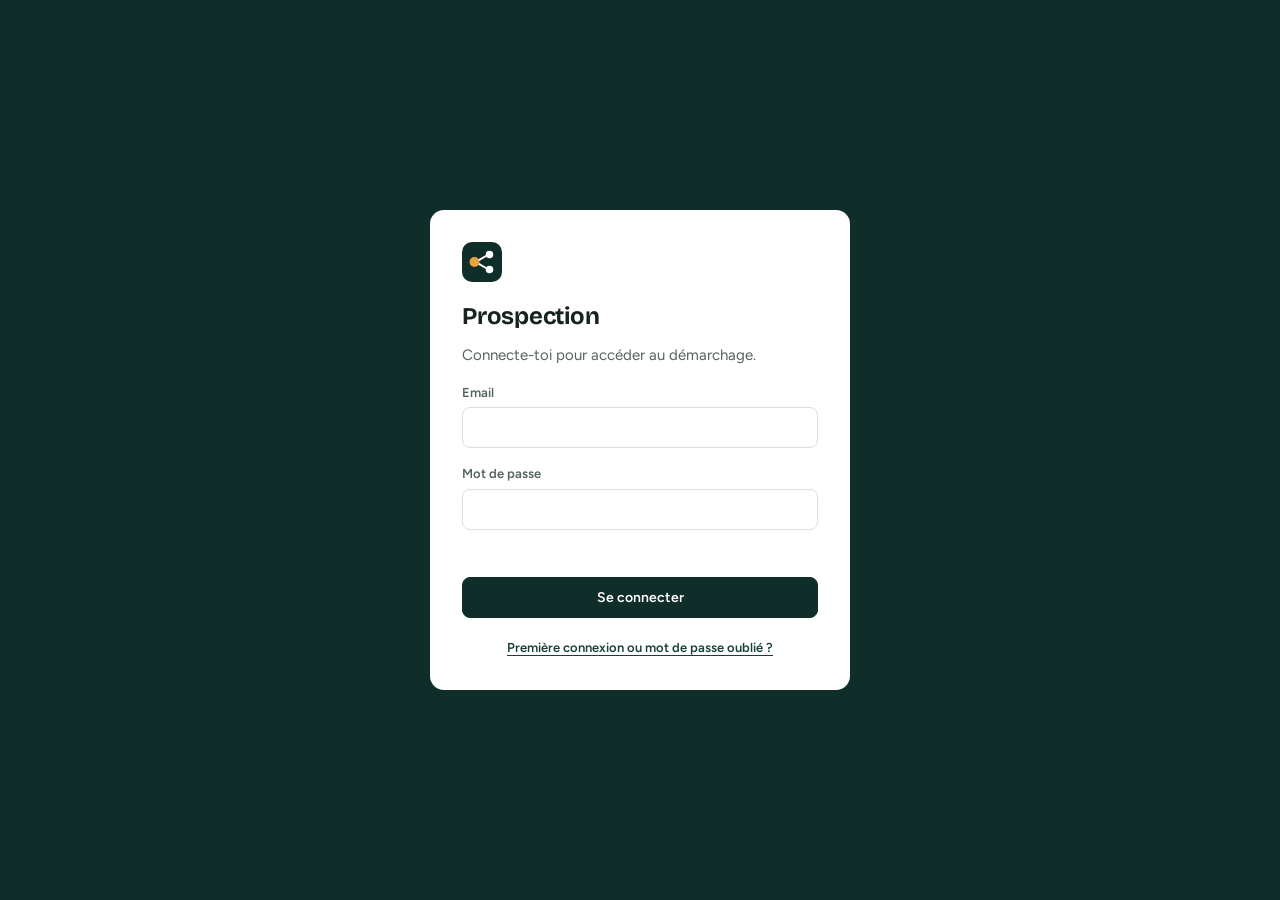
<file: index.html>
<!doctype html>
<html lang="fr">
<head>
  <meta charset="utf-8">
  <meta name="viewport" content="width=device-width, initial-scale=1">
  <title>Prospection</title>
  <link rel="preconnect" href="https://fonts.googleapis.com">
  <link rel="preconnect" href="https://fonts.gstatic.com" crossorigin>
  <link href="https://fonts.googleapis.com/css2?family=Bricolage+Grotesque:opsz,wght@12..96,500;12..96,700&family=Figtree:wght@400;500;600;700&display=swap" rel="stylesheet">
  <link rel="stylesheet" href="styles.css">
  <link rel="icon" href="data:image/svg+xml,%3Csvg xmlns='http://www.w3.org/2000/svg' viewBox='0 0 32 32'%3E%3Crect width='32' height='32' rx='8' fill='%230f2e2a'/%3E%3Ccircle cx='10' cy='16' r='4' fill='%23e8a33d'/%3E%3Ccircle cx='22' cy='10' r='3' fill='%23fff'/%3E%3Ccircle cx='22' cy='22' r='3' fill='%23fff'/%3E%3Cpath d='M13.5 14.5 19.5 11M13.5 17.5l6 3.5' stroke='%23fff' stroke-width='1.6'/%3E%3C/svg%3E">
</head>
<body>
<!-- Connexion -->
<div class="ecran" id="ecran-connexion" hidden>
  <form class="boite" id="form-connexion">
    <svg width="40" height="40" viewBox="0 0 32 32" aria-hidden="true"><rect width="32" height="32" rx="8" fill="#0f2e2a"/><circle cx="10" cy="16" r="4" fill="#e8a33d"/><circle cx="22" cy="10" r="3" fill="#fff"/><circle cx="22" cy="22" r="3" fill="#fff"/><path d="M13.5 14.5 19.5 11M13.5 17.5l6 3.5" stroke="#fff" stroke-width="1.6"/></svg>
    <h1 class="nom-marque">Plateforme</h1>
    <p>Connecte-toi pour accéder au démarchage.</p>
    <label>Email<input type="email" name="email" autocomplete="username" required></label>
    <label>Mot de passe<input type="password" name="mdp" autocomplete="current-password" required></label>
    <div class="err" id="err-connexion" role="alert"></div>
    <button class="btn principal" style="justify-content:center">Se connecter</button>
  </form>
</div>

<div class="app" id="app" hidden>
  <aside class="barre">
    <div class="marque">
      <svg width="34" height="34" viewBox="0 0 32 32" aria-hidden="true"><rect width="32" height="32" rx="8" fill="#17403a"/><circle cx="10" cy="16" r="4" fill="#e8a33d"/><circle cx="22" cy="10" r="3" fill="#fff"/><circle cx="22" cy="22" r="3" fill="#fff"/><path d="M13.5 14.5 19.5 11M13.5 17.5l6 3.5" stroke="#fff" stroke-width="1.6"/></svg>
      <div><strong class="nom-marque">Plateforme</strong><span class="sous-marque"></span></div>
    </div>
    <nav class="nav" aria-label="Sections">
      <button data-onglet="tableau">Tableau de bord</button>
      <button data-onglet="recherche">Recherche</button>
      <button data-onglet="demarchage">Démarchage <span class="compteur" id="nb-prospects">0</span></button>
      <button data-onglet="n8n">Automatisation n8n</button>
      <button disabled title="Prochain module">Clients <span class="bientot">bientôt</span></button>
      <button disabled title="Prochain module">Projets <span class="bientot">bientôt</span></button>
    </nav>
    <div class="pied-barre">
      <div class="etat-n8n"><span class="pastille" id="pastille-n8n"></span><span id="texte-n8n">n8n : aucun envoi reçu</span></div>
      <button class="lien-discret" id="deconnexion">Se déconnecter</button>
    </div>
  </aside>

  <main>
    <!-- ===== Tableau de bord ===== -->
    <section data-vue="tableau" hidden>
      <div class="entete">
        <div>
          <h1>Tableau de bord</h1>
          <p>Où en est ta prospection, et ce qu'il reste à faire aujourd'hui.</p>
        </div>
      </div>
      <div class="kpis">
        <div class="carte kpi"><span>Entreprises dans le fichier</span><b id="k-total">0</b></div>
        <div class="carte kpi"><span>Emails envoyés sur 7 jours</span><b id="k-emails7">0</b></div>
        <div class="carte kpi"><span>Taux de réponse</span><b id="k-taux">0 %</b></div>
        <div class="carte kpi" id="kpi-relances"><span>Relances à faire</span><b id="k-relances">0</b></div>
      </div>
      <div class="grille-2">
        <div class="carte bloc">
          <h2>Emails envoyés, 14 derniers jours</h2>
          <div class="histo" id="histo"></div>
        </div>
        <div class="carte bloc">
          <h2>Par secteur</h2>
          <div class="secteurs" id="secteurs"></div>
        </div>
      </div>
      <div class="carte bloc" style="margin-top:18px">
        <h2>Dernières activités</h2>
        <ul class="flux" id="flux"></ul>
      </div>
    </section>

    <!-- ===== Recherche d'entreprises ===== -->
    <section data-vue="recherche" hidden>
      <div class="entete">
        <div>
          <h1>Recherche d'entreprises</h1>
          <p>Choisis le secteur et la taille des entreprises à démarcher. n8n les trouve dans l'annuaire officiel des entreprises et les ajoute à l'onglet Démarchage.</p>
        </div>
      </div>

      <form class="carte bloc form-recherche" id="form-recherche">
        <label>Secteur
          <select name="secteur" id="r-secteur" required></select>
        </label>
        <label id="r-naf-zone" hidden>Code(s) NAF
          <input type="text" name="naf" id="r-naf" placeholder="ex. 70.22Z ou 70.22Z, 73.11Z">
          <span class="aide">Trouve le code de ton secteur sur <a href="https://www.insee.fr/fr/information/2406147" target="_blank" rel="noopener">insee.fr</a> (format 00.00A).</span>
        </label>
        <fieldset class="large">
          <legend>Taille de l'entreprise <span class="sous">(une ou plusieurs)</span></legend>
          <div class="puces" id="r-tailles"></div>
        </fieldset>
        <label><span>Département(s) <span class="sous" style="font-weight:400">facultatif</span></span>
          <input type="text" name="departements" placeholder="ex. 75, 92, 69 (vide = toute la France)">
        </label>
        <label>Nombre d'entreprises à ajouter
          <select name="nombre">
            <option value="10">10</option>
            <option value="25" selected>25</option>
          </select>
        </label>
        <div class="err large" id="err-recherche" role="alert"></div>
        <div class="large actions-recherche">
          <button class="btn principal">Lancer la recherche</button>
          <span class="sous">La recherche démarre tout de suite (2 à 5 minutes). Relance-la avec les mêmes critères pour obtenir les entreprises suivantes.</span>
        </div>
      </form>

      <div class="carte" style="margin-top:18px">
        <div class="tableau-wrap">
          <table class="table-recherches">
            <thead><tr>
              <th>Demandée</th><th>Secteur</th><th>Taille</th><th class="col-option">Zone</th><th>État</th><th>Résultat</th><th></th>
            </tr></thead>
            <tbody id="lignes-recherches"></tbody>
          </table>
        </div>
        <div class="vide" id="vide-recherches" hidden>
          <h3>Aucune recherche pour l'instant</h3>
          <p>Lance ta première recherche ci-dessus : n8n la traite tout de suite, puis vérifie toutes les heures (8 h – 20 h) s'il y en a d'autres.</p>
        </div>
      </div>

      <p class="avertissement" style="margin-top:18px">Pour chaque entreprise, n8n cherche son site officiel (Firecrawl) et y lit l'email publié. Les entreprises avec un email reçoivent automatiquement le premier email depuis ta boîte Gmail (du lundi au vendredi, de 9 h à 17 h). Pour celles sans email, ouvre leur fiche dans Démarchage et utilise « Trouver son site ».</p>
    </section>

    <!-- ===== Démarchage ===== -->
    <section data-vue="demarchage" hidden>
      <div class="entete">
        <div>
          <h1>Démarchage</h1>
          <p>Les entreprises démarchées et leurs contacts. Les envois faits par n8n s'ajoutent ici automatiquement.</p>
        </div>
        <div style="display:flex;gap:8px;flex-wrap:wrap">
          <button class="btn" id="exporter">Exporter en CSV</button>
          <button class="btn principal" id="ajouter">Ajouter une entreprise</button>
        </div>
      </div>

      <div class="pipeline" id="pipeline" role="group" aria-label="Filtrer par étape"></div>

      <div class="filtres">
        <input type="search" id="recherche" placeholder="Rechercher une entreprise, un contact, un email, une ville…" aria-label="Rechercher">
        <select id="filtre-secteur" aria-label="Filtrer par secteur"><option value="">Tous les secteurs</option></select>
      </div>

      <div class="carte">
        <div class="tableau-wrap">
          <table>
            <thead><tr>
              <th>Entreprise</th><th>Contact</th><th>Statut</th><th class="col-option">Emails</th><th class="col-option">Prochaine relance</th>
            </tr></thead>
            <tbody id="lignes"></tbody>
          </table>
        </div>
        <div class="vide" id="vide" hidden></div>
      </div>
    </section>

    <!-- ===== n8n ===== -->
    <section data-vue="n8n" hidden>
      <div class="entete">
        <div>
          <h1>Automatisation n8n</h1>
          <p>Toute la plateforme tourne dans n8n : les données sont dans la Data table « Prospection – base » et les workflows ci-dessous font le travail automatiquement.</p>
        </div>
      </div>

      <div class="etapes-n8n" id="workflows-n8n"></div>

      <div class="carte" style="margin-top:18px;padding:20px 22px">
        <h2>Actions de l'API</h2>
        <p>Le workflow « Prospection – API » reçoit les demandes de cette page et des autres workflows. Il n'y a rien à configurer : ces actions sont déjà branchées.</p>
        <table class="points"><tbody id="points"></tbody></table>
      </div>
    </section>
  </main>
</div>

<!-- Panneau prospect -->
<div class="voile" id="voile"></div>
<aside class="panneau" id="panneau" aria-hidden="true" aria-labelledby="panneau-titre">
  <header>
    <div>
      <h2 id="panneau-titre">Nouvelle entreprise</h2>
      <div class="sous" id="panneau-sous"></div>
    </div>
    <button class="fermer" id="fermer" aria-label="Fermer">×</button>
  </header>
  <div class="corps">
    <form class="form" id="form-prospect">
      <label class="large">Entreprise *<input type="text" name="entreprise" required></label>
      <label>Secteur<input type="text" name="secteur" list="liste-secteurs"></label>
      <label>Ville<input type="text" name="ville"></label>
      <label>Nom du contact<input type="text" name="contact_nom"></label>
      <label>Poste<input type="text" name="contact_poste"></label>
      <label>Email<input type="email" name="email"></label>
      <label>Téléphone<input type="tel" name="telephone"></label>
      <label>Site web<input type="text" name="site_web"></label>
      <label>Statut<select name="statut" id="select-statut"></select></label>
      <label>Prochaine relance<input type="date" name="prochaine_relance"></label>
      <label class="large">Notes<textarea name="notes"></textarea></label>
    </form>
    <datalist id="liste-secteurs"></datalist>

    <div id="zone-suivi" hidden>
      <div class="actions-rapides">
        <a class="btn petit" id="trouver-site" target="_blank" rel="noopener">Trouver son site ↗</a>
        <button class="btn petit" id="noter-email">J'ai envoyé un email</button>
        <button class="btn petit" data-statut-rapide="repondu">A répondu</button>
        <button class="btn petit" data-statut-rapide="rdv">RDV pris</button>
        <button class="btn petit" data-statut-rapide="client">Devenu client</button>
      </div>
    </div>

    <div class="historique" id="zone-historique" hidden>
      <h3>Historique</h3>
      <form id="form-note" style="display:flex;gap:8px;margin-bottom:8px">
        <input type="text" id="note-texte" placeholder="Ajouter une note (appel, réponse, info…)" aria-label="Nouvelle note">
        <button class="btn petit">Ajouter</button>
      </form>
      <ul class="flux" id="historique"></ul>
    </div>
  </div>
  <footer>
    <button class="btn danger" id="supprimer" hidden>Supprimer</button>
    <span></span>
    <div style="display:flex;gap:8px">
      <button class="btn" id="annuler">Annuler</button>
      <button class="btn principal" id="enregistrer">Enregistrer</button>
    </div>
  </footer>
</aside>

<div class="toast" id="toast" role="status" aria-live="polite"></div>
<script src="config.js"></script>
<script src="app.js"></script>
</body>
</html>
</file>
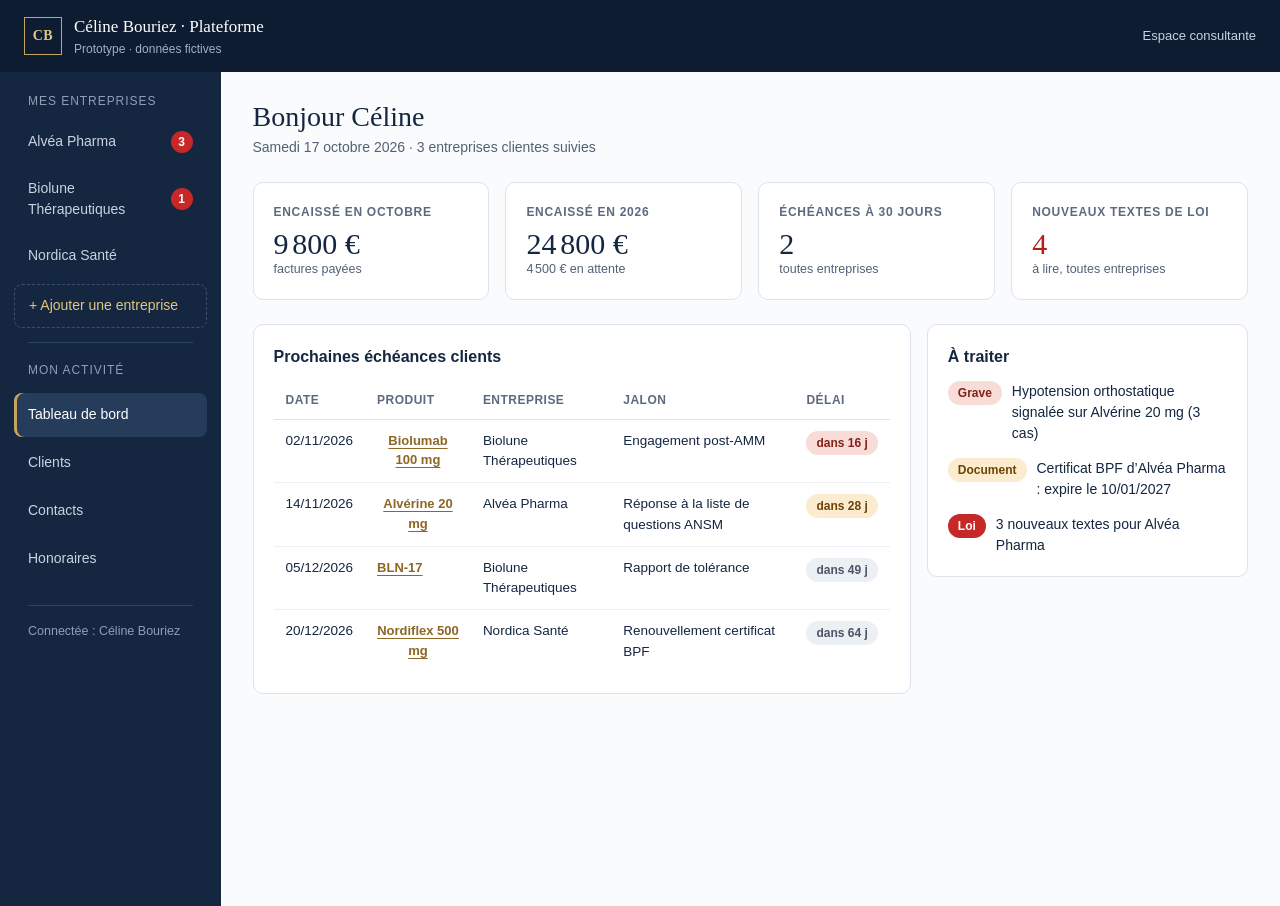
<file: prototype/index.html>
<!doctype html>
<html lang="fr">
<head>
<meta charset="utf-8">
<meta name="viewport" content="width=device-width, initial-scale=1">
<title>Plateforme consultante – prototype</title>
<style>
body{margin:0;background:#fafbfc}
*{box-sizing:border-box}
.app{font-family:'Avenir Next',Avenir,'Segoe UI',sans-serif;color:#142640;background:#fafbfc;min-height:100vh;font-size:14px;line-height:1.5}
.serif{font-family:Georgia,'Times New Roman',serif;font-weight:400}
.top{display:flex;flex-wrap:wrap;align-items:center;justify-content:space-between;gap:16px;padding:14px 24px;background:#0d1c31;color:#fff}
.mark{display:inline-flex;align-items:center;justify-content:center;width:38px;height:38px;border:1px solid #c5a45f;color:#e0c783;font:600 14px/1 Georgia,serif;letter-spacing:.04em}
.layout{display:flex;flex-wrap:wrap;align-items:stretch;min-height:calc(100vh - 66px)}
.side{flex:1 1 220px;max-width:100%;background:#142640;color:#fff;padding:20px 14px}
.side-title{padding:0 14px 10px;font-size:12px;color:#8ea0b8;letter-spacing:.08em;text-transform:uppercase}
.navbtn{display:block;width:100%;min-height:44px;text-align:left;padding:10px 14px;margin-bottom:4px;border:0;border-radius:8px;background:transparent;color:#c9d3e0;font:inherit;font-size:14px;cursor:pointer}
.navbtn:hover{background:#1d3352;color:#fff}
.navbtn.on{background:#253c5b;color:#fff;box-shadow:inset 3px 0 0 #c5a45f}
.navbtn.add{border:1px dashed #3a5070;color:#e0c783;margin-top:6px}
.navrow{display:flex;justify-content:space-between;align-items:center;gap:8px}
.main{flex:999 1 560px;min-width:0;padding:28px 32px 48px}
.stack{display:flex;flex-direction:column;gap:20px}
.card{background:#fff;border:1px solid #dce3eb;border-radius:10px;padding:20px}
.kpis{display:grid;grid-template-columns:repeat(auto-fit,minmax(190px,1fr));gap:16px}
.kpi-v{font:400 30px/1.1 Georgia,serif;color:#142640;margin-top:6px}
.lbl{font-size:12px;font-weight:600;letter-spacing:.06em;text-transform:uppercase;color:#5d6a7e}
.muted{color:#526176}
.small{font-size:12.5px}
.h1{font:400 28px/1.2 Georgia,serif;margin:0 0 4px}
.h2{font-size:16px;font-weight:700;margin:0 0 12px}
.scroll{overflow-x:auto}
table{width:100%;border-collapse:collapse;font-size:13.5px}
th{text-align:left;font-size:12px;font-weight:600;letter-spacing:.04em;text-transform:uppercase;color:#5d6a7e;padding:10px 12px;border-bottom:1px solid #dce3eb;white-space:nowrap}
td{padding:11px 12px;border-bottom:1px solid #edf1f6;vertical-align:top}
tr:last-child td{border-bottom:0}
.badge{display:inline-block;padding:3px 10px;border-radius:999px;font-size:12px;font-weight:600;white-space:nowrap}
.b-ok{background:#e1f0e6;color:#1d5533}
.b-warn{background:#fbecd0;color:#6e4304}
.b-bad{background:#f7dcd8;color:#85201a}
.b-info{background:#e2e9f4;color:#22395a}
.b-mute{background:#eceff3;color:#4a5668}
.b-new{background:#c62828;color:#fff}
.btn{display:inline-flex;align-items:center;justify-content:center;min-height:40px;padding:0 16px;border-radius:8px;border:1px solid #142640;background:#142640;color:#fff;font:inherit;font-size:13px;font-weight:600;cursor:pointer;white-space:nowrap}
.btn:hover{background:#8c6725;border-color:#8c6725}
.btn.ghost{background:#fff;color:#142640;border-color:#c3ccd8}
.btn.ghost:hover{border-color:#142640}
.btn.sm{min-height:34px;padding:0 12px;font-size:12.5px}
.pill{min-height:36px;padding:0 14px;border-radius:999px;border:1px solid #c3ccd8;background:#fff;color:#253c5b;font:inherit;font-size:13px;font-weight:600;cursor:pointer}
.pill.on{background:#142640;border-color:#142640;color:#fff}
.pills{display:flex;flex-wrap:wrap;gap:8px}
.tabs{display:flex;flex-wrap:wrap;gap:4px;border-bottom:1px solid #dce3eb}
.tab{min-height:44px;padding:0 16px;border:0;border-bottom:2px solid transparent;background:transparent;color:#526176;font:inherit;font-size:14px;font-weight:600;cursor:pointer;margin-bottom:-1px}
.tab.on{color:#142640;border-bottom-color:#c5a45f}
.crumb{background:none;border:0;padding:0;color:#8c6725;font:inherit;font-size:13px;font-weight:600;cursor:pointer;text-decoration:underline;text-underline-offset:3px}
.alert{display:flex;flex-wrap:wrap;gap:10px 24px;padding:14px 18px;border-radius:10px;background:#fbf5e6;border:1px solid #ecd9a8;color:#5a3c06;font-size:13.5px}
.prod{display:flex;flex-direction:column;gap:10px;text-align:left;font:inherit;color:inherit;cursor:pointer;background:#fff;border:1px solid #dce3eb;border-radius:10px;padding:18px}
.prod:hover{border-color:#c5a45f}
.grid3{display:grid;grid-template-columns:repeat(auto-fit,minmax(260px,1fr));gap:16px;align-items:start}
.span2{grid-column:span 2;min-width:0}
@media (max-width:900px){.span2{grid-column:auto}}
.field{display:flex;flex-direction:column;gap:6px;font-size:12.5px;font-weight:600;color:#3d4a5e}
.field input,.field select,.inp{min-height:40px;padding:0 10px;border:1px solid #c3ccd8;border-radius:8px;font:inherit;font-size:14px;color:#142640;background:#fff}
.row{display:flex;flex-wrap:wrap;gap:14px;align-items:flex-end}
.newcount{display:inline-flex;align-items:center;justify-content:center;min-width:22px;height:22px;padding:0 6px;border-radius:999px;background:#c62828;color:#fff;font-size:12px;font-weight:700}
.law{display:flex;flex-direction:column;gap:6px;padding:16px 18px;border-bottom:1px solid #edf1f6}
.law:last-child{border-bottom:0}
.law-title{font-weight:700;font-size:15px;color:#142640}
.law.isnew{background:#fdf1f0}
.law.isnew .law-title{color:#b71c1c}
.chip{display:inline-flex;align-items:center;gap:8px;min-height:36px;padding:0 6px 0 14px;border-radius:999px;background:#edf1f6;color:#142640;font-size:13px;font-weight:600}
.chip button{width:26px;height:26px;border:0;border-radius:50%;background:transparent;color:#526176;font:inherit;font-size:15px;cursor:pointer}
.chip button:hover{background:#dce3eb}
.err{margin:10px 0 0;color:#b71c1c;font-size:13px}
.fict{font-size:12px;color:#9fb0c6}
button:focus-visible,input:focus-visible,select:focus-visible{outline:2px solid #c5a45f;outline-offset:2px}
</style>
</head>
<body>
<div class="app">
<header class="top">
<div style="display:flex;align-items:center;gap:12px">
<span class="mark">CB</span>
<div style="display:flex;flex-direction:column">
<span class="serif" style="font-size:17px">Céline Bouriez · Plateforme</span>
<span class="fict">Prototype · données fictives</span>
</div>
</div>
<span style="font-size:13px;color:#c9d3e0">Espace consultante</span>
</header>
<div class="layout">
<nav class="side" id="side" aria-label="Navigation principale"></nav>
<main class="main" id="main"></main>
</div>
</div>

<script>
(function () {
  'use strict';

  // ---------- Données fictives ----------
  var COMPANIES = [
    { id: 'c1', name: 'Alvéa Pharma', city: 'Lyon' },
    { id: 'c2', name: 'Biolune Thérapeutiques', city: 'Paris' },
    { id: 'c3', name: 'Nordica Santé', city: 'Lille' }
  ];
  var PRODUCTS = [
    { id: 'p1', cid: 'c1', name: 'Alvérine 20 mg', dci: 'alvérimide', form: 'Comprimé pelliculé', area: 'Cardiologie', status: 'Dossier déposé', next: '14/11/2026', nextLabel: 'Réponse à la liste de questions ANSM', alerts: 2 },
    { id: 'p2', cid: 'c1', name: 'ALV-204', dci: 'lunatrébib', form: 'Gélule', area: 'Oncologie', status: 'Essai de phase II', next: '30/01/2027', nextLabel: 'Analyse intermédiaire', alerts: 0 },
    { id: 'p3', cid: 'c1', name: 'Dermalvia crème 1 %', dci: 'dermacizol', form: 'Crème', area: 'Dermatologie', status: 'Commercialisé', next: '12/03/2027', nextLabel: 'Dépôt du PSUR', alerts: 1 },
    { id: 'p4', cid: 'c2', name: 'BLN-17', dci: 'neurolatide', form: 'Solution injectable', area: 'Neurologie', status: 'Essai de phase I', next: '05/12/2026', nextLabel: 'Rapport de tolérance', alerts: 0 },
    { id: 'p5', cid: 'c2', name: 'Biolumab 100 mg', dci: 'biolumab', form: 'Solution pour perfusion', area: 'Immunologie', status: 'Autorisé', next: '02/11/2026', nextLabel: 'Engagement post-AMM', alerts: 1 },
    { id: 'p6', cid: 'c3', name: 'Nordiflex 500 mg', dci: 'nordicétam', form: 'Comprimé', area: 'Rhumatologie', status: 'Commercialisé', next: '20/12/2026', nextLabel: 'Renouvellement certificat BPF', alerts: 0 },
    { id: 'p7', cid: 'c3', name: 'NRD-09', dci: 'à définir', form: 'à définir', area: 'Pneumologie', status: 'Préclinique', next: '15/03/2027', nextLabel: 'Avis scientifique ANSM', alerts: 0 }
  ];
  var DETAIL = {
    p1: {
      docs: [
        { type: 'Module 3 CTD – Qualité', auth: 'EMA', ver: 'v4 · 02/06/2026', exp: '—', status: 'Valide' },
        { type: 'RCP (projet)', auth: 'ANSM', ver: 'v2 · 15/09/2026', exp: '—', status: 'En révision' },
        { type: 'Certificat BPF – site de production', auth: 'ANSM', ver: 'v1 · 10/01/2024', exp: '10/01/2027', status: 'Expire bientôt' },
        { type: 'Plan de gestion des risques', auth: 'EMA', ver: 'v1 · 20/05/2026', exp: '—', status: 'Valide' }
      ],
      ms: [
        { id: 'm1', date: '12/05/2026', label: 'Dépôt du dossier d’AMM', owner: 'Alvéa Pharma', done: true },
        { id: 'm2', date: '09/06/2026', label: 'Recevabilité du dossier', owner: 'ANSM', done: true },
        { id: 'm3', date: '18/09/2026', label: 'Liste de questions reçue', owner: 'ANSM', done: true },
        { id: 'm4', date: '14/11/2026', label: 'Réponse à la liste de questions', owner: 'Céline Bouriez', done: false, urgent: true },
        { id: 'm5', date: '15/02/2027', label: 'Avis de la commission', owner: 'ANSM', done: false },
        { id: 'm6', date: '30/04/2027', label: 'Décision d’AMM', owner: 'ANSM', done: false }
      ],
      trials: [
        { phase: 'Phase III', reg: 'EU CT 2023-501234-17', endpoint: 'Baisse de la pression artérielle systolique à 12 semaines', n: '642 patients', state: 'Terminé', verdict: 'Critère atteint', result: 'Critère principal atteint : −9,8 mmHg contre placebo. Effets indésirables les plus fréquents : céphalées et vertiges.', source: 'registre CTIS', updated: '03/10/2026' }
      ],
      events: [
        { date: '04/10/2026', term: 'Céphalées', grav: 'Non grave', cases: '12', source: 'Patient', lot: 'A2291', status: 'En analyse', action: '—' },
        { date: '22/09/2026', term: 'Hypotension orthostatique', grav: 'Grave', cases: '3', source: 'Professionnel de santé', lot: 'A2291', status: 'Déclaré à l’autorité', action: 'Mise à jour du RCP (rubrique 4.8) prévue' },
        { date: '11/09/2026', term: 'Vertiges', grav: 'Non grave', cases: '7', source: 'Essai', lot: '—', status: 'Clos', action: 'Ajouté au RCP' },
        { date: '28/08/2026', term: 'Œdème des chevilles', grav: 'Non grave', cases: '4', source: 'Client', lot: 'A2250', status: 'Nouveau', action: '—' }
      ],
      suppliers: [
        { name: 'Synthelis Chimie', country: 'Italie', role: 'Principe actif', audit: 'Audit valide' },
        { name: 'Pharmapack Ouest', country: 'France', role: 'Conditionnement', audit: 'Audit à planifier' }
      ],
      buyers: [
        { name: 'Centrale Rhône Répartition', country: 'France', role: 'Grossiste', contract: '01/2027 – 12/2029' },
        { name: 'Hospidis Benelux', country: 'Belgique', role: 'Distributeur hospitalier', contract: 'en négociation' }
      ]
    }
  };
  var GENERIC = {
    docs: [
      { type: 'Brochure investigateur', auth: 'ANSM', ver: 'v2 · 01/07/2026', exp: '—', status: 'Valide' },
      { type: 'Certificat BPF', auth: 'ANSM', ver: 'v1 · 15/03/2025', exp: '15/03/2028', status: 'Valide' }
    ],
    ms: [
      { id: 'g1', date: '01/09/2026', label: 'Revue du dossier', owner: 'Céline Bouriez', done: true },
      { id: 'g2', date: 'voir fiche', label: 'Prochaine échéance', owner: 'Entreprise', done: false }
    ],
    trials: [
      { phase: 'Essai en cours', reg: 'NCT à renseigner', endpoint: 'Critère principal à renseigner', n: 'Recrutement en cours', state: 'En cours', verdict: 'En cours', result: 'Aucun résultat publié pour l’instant. Les résultats s’afficheront ici dès leur publication au registre.', source: 'registre ClinicalTrials.gov', updated: '15/10/2026' }
    ],
    events: [
      { date: '30/09/2026', term: 'Nausées', grav: 'Non grave', cases: '2', source: 'Patient', lot: 'B1104', status: 'Clos', action: 'Aucune' }
    ],
    suppliers: [{ name: 'Fournisseur à renseigner', country: '—', role: 'Principe actif', audit: 'À planifier' }],
    buyers: [{ name: 'Acheteur à renseigner', country: '—', role: '—', contract: '—' }]
  };
  var CONTACTS = [
    { id: 'k1', name: 'Claire Morand', role: 'Resp. affaires réglementaires', company: 'Alvéa Pharma', status: 'Client', last: '15/10/2026 · point AMM', next: '14/11/2026' },
    { id: 'k2', name: 'Julien Arnaud', role: 'Directeur médical', company: 'Biolune Thérapeutiques', status: 'Client', last: '09/10/2026 · appel', next: '02/11/2026' },
    { id: 'k3', name: 'Sophie Lemaire', role: 'Pharmacien responsable', company: 'Nordica Santé', status: 'Client', last: '01/10/2026 · e-mail', next: '—' },
    { id: 'k4', name: 'Marc Duval', role: 'VP Clinical', company: 'Hexalis', status: 'Rendez-vous', last: '13/10/2026 · LinkedIn', next: '24/10/2026' },
    { id: 'k5', name: 'Thomas Girard', role: 'CEO', company: 'Kerys Bio', status: 'Démarché', last: '08/10/2026 · e-mail', next: '22/10/2026' },
    { id: 'k6', name: 'Nadia Belkacem', role: 'Head of Regulatory', company: 'Oriven Labs', status: 'Non démarché', last: '—', next: '—' }
  ];
  var INVOICES = [
    { num: 'FAC-2026-042', date: '14/10/2026', cid: 'c2', ht: 4500, status: 'En attente' },
    { num: 'FAC-2026-041', date: '03/10/2026', cid: 'c1', ht: 6000, status: 'Payée' },
    { num: 'FAC-2026-040', date: '01/10/2026', cid: 'c3', ht: 3800, status: 'Payée' },
    { num: 'FAC-2026-036', date: '05/09/2026', cid: 'c1', ht: 6000, status: 'Payée' },
    { num: 'FAC-2026-033', date: '28/08/2026', cid: 'c2', ht: 5200, status: 'Payée' },
    { num: 'FAC-2026-029', date: '03/07/2026', cid: 'c3', ht: 3800, status: 'Payée' }
  ];
  var TOPICS = ['Autorisation de mise sur le marché', 'Essais cliniques', 'Pharmacovigilance', 'Pénuries et ruptures', 'Prix et remboursement', 'Étiquetage et notice', 'Publicité'];
  var SOURCES = ['Légifrance (JORF)', 'EUR-Lex', 'ANSM', 'EMA'];
  var LAWS = [
    { id: 'l1', date: '17/10/2026', source: 'Légifrance (JORF)', topic: 'Pénuries et ruptures', impact: 'élevé', fresh: true, title: 'Arrêté du 15 octobre 2026 modifiant les délais de déclaration des risques de rupture de stock', summary: 'Le délai de déclaration passe de 6 à 9 mois avant la rupture prévue ; à intégrer au plan de gestion des pénuries.' },
    { id: 'l2', date: '16/10/2026', source: 'EUR-Lex', topic: 'Pharmacovigilance', impact: 'moyen', fresh: true, title: 'Règlement d’exécution fixant un nouveau format pour les rapports périodiques de sécurité (PSUR)', summary: 'Nouveau gabarit obligatoire pour les PSUR déposés à partir de juillet 2027.' },
    { id: 'l3', date: '14/10/2026', source: 'ANSM', topic: 'Autorisation de mise sur le marché', impact: 'élevé', fresh: true, title: 'Décision fixant les règles de présentation des dossiers d’AMM en procédure nationale', summary: 'Modifie la structure attendue du module 1 ; concerne les dossiers en cours d’instruction.' },
    { id: 'l4', date: '09/10/2026', source: 'Légifrance (JORF)', topic: 'Prix et remboursement', impact: 'moyen', fresh: false, title: 'Avis relatif aux baisses de prix de médicaments remboursables de la classe cardiovasculaire', summary: 'Baisses de prix programmées au 1er janvier 2027 pour plusieurs classes thérapeutiques.' },
    { id: 'l5', date: '02/10/2026', source: 'EMA', topic: 'Essais cliniques', impact: 'faible', fresh: false, title: 'Lignes directrices sur les essais cliniques décentralisés', summary: 'Recommandations sur les visites à distance et l’envoi des traitements à domicile.' },
    { id: 'l6', date: '25/09/2026', source: 'Légifrance (JORF)', topic: 'Étiquetage et notice', impact: 'moyen', fresh: false, title: 'Arrêté relatif aux mentions obligatoires sur le conditionnement extérieur', summary: 'Ajout d’un pictogramme pour certaines classes ; délai de mise en conformité de 18 mois.' },
    { id: 'l7', date: '18/09/2026', source: 'EUR-Lex', topic: 'Essais cliniques', impact: 'moyen', fresh: false, title: 'Directive modifiant les règles de transparence des résultats d’essais', summary: 'Publication des résumés de résultats raccourcie à 6 mois après la fin de l’essai.' },
    { id: 'l8', date: '10/09/2026', source: 'ANSM', topic: 'Publicité', impact: 'faible', fresh: false, title: 'Recommandations sur la publicité auprès des professionnels de santé', summary: 'Précise les règles applicables aux supports numériques.' }
  ];
  var WATCH = {
    c1: { sector: 'Médicaments cardiovasculaires sur prescription', topics: ['Autorisation de mise sur le marché', 'Pharmacovigilance', 'Pénuries et ruptures', 'Prix et remboursement'], keywords: ['PSUR', 'rupture de stock'], sources: SOURCES.slice(), lastRun: '17/10/2026 à 7 h 00' },
    c2: { sector: 'Biothérapies en immunologie et neurologie', topics: ['Essais cliniques', 'Pharmacovigilance'], keywords: [], sources: ['EUR-Lex', 'EMA', 'ANSM'], lastRun: '17/10/2026 à 7 h 00' },
    c3: { sector: 'Rhumatologie, médicaments matures', topics: ['Étiquetage et notice', 'Prix et remboursement'], keywords: [], sources: ['Légifrance (JORF)', 'ANSM'], lastRun: '17/10/2026 à 7 h 00' }
  };
  var DEADLINES = [
    { date: '02/11/2026', product: 'Biolumab 100 mg', pid: 'p5', company: 'Biolune Thérapeutiques', label: 'Engagement post-AMM', left: 'dans 16 j', cls: 'b-bad' },
    { date: '14/11/2026', product: 'Alvérine 20 mg', pid: 'p1', company: 'Alvéa Pharma', label: 'Réponse à la liste de questions ANSM', left: 'dans 28 j', cls: 'b-warn' },
    { date: '05/12/2026', product: 'BLN-17', pid: 'p4', company: 'Biolune Thérapeutiques', label: 'Rapport de tolérance', left: 'dans 49 j', cls: 'b-mute' },
    { date: '20/12/2026', product: 'Nordiflex 500 mg', pid: 'p6', company: 'Nordica Santé', label: 'Renouvellement certificat BPF', left: 'dans 64 j', cls: 'b-mute' }
  ];
  var STEPS = ['Non démarché', 'Démarché', 'Relancé', 'Rendez-vous', 'Client'];
  var TODAY = '17/10/2026';

  // ---------- État ----------
  var S = {
    view: 'dash', companyId: 'c1', productId: 'p1', tab: 'docs', sub: 'prod',
    prodFilter: 'Tous', crmFilter: 'Tous', serious: false,
    companies: COMPANIES.slice(), products: PRODUCTS.slice(), contacts: CONTACTS.slice(), invoices: INVOICES.slice(),
    watch: JSON.parse(JSON.stringify(WATCH)), read: {}, done: {}, added: [],
    newTerm: '', newGrav: 'Non grave', newSource: 'Client', newKeyword: '',
    form: { name: '', city: '', siren: '', sector: '', contact: '', email: '' }, formError: false,
    invForm: { cid: 'c1', num: '', ht: '', status: 'Payée' }, invError: false
  };
  function set(patch) { for (var k in patch) S[k] = patch[k]; render(); }

  // ---------- Outils ----------
  var H = [];
  function on(fn) { H.push(fn); return H.length - 1; }
  function esc(v) { return String(v == null ? '' : v).replace(/[&<>"']/g, function (c) { return { '&': '&amp;', '<': '&lt;', '>': '&gt;', '"': '&quot;', "'": '&#39;' }[c]; }); }
  function eur(n) { return Math.round(n).toLocaleString('fr-FR') + ' €'; }
  function dkey(d) { var p = d.split('/'); return p.length === 3 ? Number(p[2] + p[1] + p[0]) : 99999999; }
  function tone(s) {
    if (['Valide', 'Fait', 'Payée', 'Client', 'Autorisé', 'Commercialisé', 'Clos', 'Critère atteint', 'Audit valide', 'Terminé'].indexOf(s) >= 0) return 'badge b-ok';
    if (['Expire bientôt', 'En révision', 'En attente', 'Dossier déposé', 'À faire', 'Relancé', 'En analyse', 'Rendez-vous', 'Audit à planifier', 'À planifier'].indexOf(s) >= 0) return 'badge b-warn';
    if (['Expiré', 'Grave', 'Fatal'].indexOf(s) >= 0) return 'badge b-bad';
    if (['Non démarché', 'Préclinique', 'Non grave', 'Pas intéressé', 'À venir'].indexOf(s) >= 0) return 'badge b-mute';
    return 'badge b-info';
  }
  function badge(s) { return '<span class="' + tone(s) + '">' + esc(s) + '</span>'; }
  function companyOf(id) { return S.companies.filter(function (c) { return c.id === id; })[0] || S.companies[0]; }
  function productsOf(cid) { return S.products.filter(function (p) { return p.cid === cid; }); }
  function sumBy(cid, status) { return S.invoices.filter(function (i) { return i.cid === cid && i.status === status; }).reduce(function (a, i) { return a + i.ht; }, 0); }
  function watchOf(cid) { return S.watch[cid] || { sector: '', topics: [], keywords: [], sources: SOURCES.slice(), lastRun: 'pas encore lancée' }; }
  function matchLaws(cid) {
    var w = watchOf(cid);
    var kws = w.keywords.map(function (k) { return k.toLowerCase(); });
    return LAWS.filter(function (l) {
      var txt = (l.title + ' ' + l.summary).toLowerCase();
      return w.sources.indexOf(l.source) >= 0 && (w.topics.indexOf(l.topic) >= 0 || kws.some(function (k) { return txt.indexOf(k) >= 0; }));
    });
  }
  function isNewLaw(cid, l) { return l.fresh && !S.read[cid + l.id]; }
  function newCountOf(cid) { return matchLaws(cid).filter(function (l) { return isNewLaw(cid, l); }).length; }
  function toggleIn(arr, v) { return arr.indexOf(v) >= 0 ? arr.filter(function (x) { return x !== v; }) : arr.concat([v]); }
  function updateWatch(patch) {
    var w = watchOf(S.companyId), nw = {};
    for (var k in w) nw[k] = w[k];
    for (var j in patch) nw[j] = patch[j];
    var all = {}; for (var c in S.watch) all[c] = S.watch[c];
    all[S.companyId] = nw;
    set({ watch: all });
  }
  function openCompany(cid) { return on(function () { set({ view: 'company', companyId: cid, prodFilter: 'Tous', sub: 'prod' }); }); }
  function openProduct(p) { return on(function () { set({ view: 'product', productId: p.id, companyId: p.cid, tab: 'docs', serious: false }); }); }

  // ---------- Menu latéral ----------
  function renderSide() {
    var h = '<div class="side-title">Mes entreprises</div>';
    S.companies.forEach(function (c) {
      var n = newCountOf(c.id);
      var active = (S.view === 'company' || S.view === 'product') && S.companyId === c.id;
      h += '<button class="navbtn' + (active ? ' on' : '') + '" data-click="' + openCompany(c.id) + '"><span class="navrow"><span>' + esc(c.name) + '</span>' +
        (n ? '<span class="newcount" aria-label="' + n + ' nouveaux textes">' + n + '</span>' : '') + '</span></button>';
    });
    h += '<button class="navbtn add" data-click="' + on(function () { set({ view: 'add', formError: false }); }) + '">+ Ajouter une entreprise</button>';
    h += '<div style="height:1px;background:#2c4364;margin:14px 14px 18px"></div><div class="side-title" style="padding-bottom:14px">Mon activité</div>';
    [['dash', 'Tableau de bord'], ['clients', 'Clients'], ['crm', 'Contacts'], ['fees', 'Honoraires']].forEach(function (n) {
      h += '<button class="navbtn' + (S.view === n[0] ? ' on' : '') + '" data-click="' + on(function () { set({ view: n[0] }); }) + '">' + n[1] + '</button>';
    });
    h += '<div style="margin:24px 14px 0;padding-top:16px;border-top:1px solid #2c4364;font-size:12.5px;color:#8ea0b8">Connectée : Céline Bouriez</div>';
    return h;
  }

  // ---------- Vues ----------
  function viewDash() {
    var paid = S.invoices.filter(function (i) { return i.status === 'Payée'; });
    var month = paid.filter(function (i) { return i.date.slice(3, 5) === '10'; }).reduce(function (a, i) { return a + i.ht; }, 0);
    var year = paid.reduce(function (a, i) { return a + i.ht; }, 0);
    var pending = S.invoices.filter(function (i) { return i.status === 'En attente'; }).reduce(function (a, i) { return a + i.ht; }, 0);
    var totalNew = S.companies.reduce(function (a, c) { return a + newCountOf(c.id); }, 0);
    var rows = DEADLINES.map(function (d) {
      var p = S.products.filter(function (x) { return x.id === d.pid; })[0];
      return '<tr><td style="white-space:nowrap">' + d.date + '</td><td><button class="crumb" data-click="' + openProduct(p) + '">' + esc(d.product) + '</button></td><td>' + esc(d.company) + '</td><td>' + esc(d.label) + '</td><td><span class="badge ' + d.cls + '">' + d.left + '</span></td></tr>';
    }).join('');
    var c1New = newCountOf('c1');
    return '<div class="stack" style="gap:24px">' +
      '<div><h1 class="h1">Bonjour Céline</h1><p class="muted" style="margin:0">Samedi 17 octobre 2026 · ' + S.companies.length + ' entreprises clientes suivies</p></div>' +
      '<div class="kpis">' +
      '<div class="card"><div class="lbl">Encaissé en octobre</div><div class="kpi-v">' + eur(month) + '</div><div class="muted small">factures payées</div></div>' +
      '<div class="card"><div class="lbl">Encaissé en 2026</div><div class="kpi-v">' + eur(year) + '</div><div class="muted small">' + eur(pending) + ' en attente</div></div>' +
      '<div class="card"><div class="lbl">Échéances à 30 jours</div><div class="kpi-v">2</div><div class="muted small">toutes entreprises</div></div>' +
      '<div class="card"><div class="lbl">Nouveaux textes de loi</div><div class="kpi-v" style="color:#b71c1c">' + totalNew + '</div><div class="muted small">à lire, toutes entreprises</div></div>' +
      '</div>' +
      '<div class="grid3">' +
      '<section class="card span2"><h2 class="h2">Prochaines échéances clients</h2><div class="scroll"><table><thead><tr><th>Date</th><th>Produit</th><th>Entreprise</th><th>Jalon</th><th>Délai</th></tr></thead><tbody>' + rows + '</tbody></table></div></section>' +
      '<section class="card"><h2 class="h2">À traiter</h2><div class="stack" style="gap:14px">' +
      '<div style="display:flex;gap:10px;align-items:flex-start"><span class="badge b-bad">Grave</span><span>Hypotension orthostatique signalée sur Alvérine 20 mg (3 cas)</span></div>' +
      '<div style="display:flex;gap:10px;align-items:flex-start"><span class="badge b-warn">Document</span><span>Certificat BPF d’Alvéa Pharma : expire le 10/01/2027</span></div>' +
      (c1New ? '<div style="display:flex;gap:10px;align-items:flex-start"><span class="badge b-new">Loi</span><span>' + c1New + ' nouveau' + (c1New > 1 ? 'x textes' : ' texte') + ' pour Alvéa Pharma</span></div>' : '') +
      '</div></section></div></div>';
  }

  function viewClients() {
    var rows = S.companies.map(function (c) {
      var ps = productsOf(c.id).slice().sort(function (a, b) { return dkey(a.next) - dkey(b.next); });
      var next = ps[0] ? ps[0].next + ' · ' + ps[0].name : '—';
      return '<tr><td style="font-weight:600">' + esc(c.name) + '</td><td>' + esc(c.city) + '</td><td>' + ps.length + '</td><td>' + esc(next) + '</td><td>' + eur(sumBy(c.id, 'Payée')) + '</td><td>' + eur(sumBy(c.id, 'En attente')) + '</td>' +
        '<td style="text-align:right"><button class="btn sm" data-click="' + openCompany(c.id) + '">Ouvrir l’espace</button></td></tr>';
    }).join('');
    return '<div class="stack"><div><h1 class="h1">Entreprises clientes</h1><p class="muted" style="margin:0">Vue d’ensemble de toutes vos entreprises.</p></div>' +
      '<div class="card scroll" style="padding:8px"><table><thead><tr><th>Entreprise</th><th>Ville</th><th>Produits</th><th>Prochaine échéance</th><th>Encaissé</th><th>En attente</th><th></th></tr></thead><tbody>' + rows + '</tbody></table></div></div>';
  }

  function viewCompany() {
    var c = companyOf(S.companyId);
    var nNew = newCountOf(c.id);
    var h = '<div class="stack">' +
      '<div style="font-size:13px"><button class="crumb" data-click="' + on(function () { set({ view: 'clients' }); }) + '">Clients</button> <span class="muted">› ' + esc(c.name) + '</span></div>' +
      '<div style="display:flex;flex-wrap:wrap;justify-content:space-between;gap:16px;align-items:flex-end"><div><div class="lbl">Espace entreprise</div><h1 class="h1">' + esc(c.name) + '</h1>' +
      '<p class="muted" style="margin:0">' + productsOf(c.id).length + ' produits · ' + esc(c.city) + '</p></div><button class="btn ghost">+ Ajouter un produit</button></div>' +
      '<div class="tabs" role="tablist" aria-label="Rubriques de l’entreprise">' +
      '<button role="tab" class="tab' + (S.sub === 'prod' ? ' on' : '') + '" data-click="' + on(function () { set({ sub: 'prod' }); }) + '">Médicaments</button>' +
      '<button role="tab" class="tab' + (S.sub === 'watch' ? ' on' : '') + '" data-click="' + on(function () { set({ sub: 'watch' }); }) + '"><span style="display:inline-flex;align-items:center;gap:8px">Veille réglementaire' + (nNew ? '<span class="newcount">' + nNew + '</span>' : '') + '</span></button>' +
      '</div>';
    h += S.sub === 'watch' ? watchPanel(c) : productsPanel(c);
    return h + '</div>';
  }

  function productsPanel(c) {
    var groupOf = function (s) { return (s.indexOf('Essai') === 0 || s === 'Préclinique') ? 'En essai' : (s === 'Dossier déposé' ? 'En validation' : 'Sur le marché'); };
    var all = productsOf(c.id);
    if (!all.length) return '<div class="card muted">Aucun médicament pour l’instant. Ajoutez-en un avec « + Ajouter un produit ».</div>';
    var alerts = c.id === 'c1' ? ['Alvérine 20 mg : réponse à l’ANSM due le 14/11/2026 (J-28)', 'Certificat BPF : expire le 10/01/2027', 'Effet indésirable grave signalé le 22/09/2026']
      : c.id === 'c2' ? ['Biolumab 100 mg : engagement post-AMM dû le 02/11/2026 (J-16)'] : [];
    var h = alerts.length ? '<div class="alert" role="status"><strong>Alertes</strong>' + alerts.map(function (a) { return '<span>' + esc(a) + '</span>'; }).join('') + '</div>' : '';
    h += '<div class="pills">' + ['Tous', 'En essai', 'En validation', 'Sur le marché'].map(function (g) {
      return '<button class="pill' + (S.prodFilter === g ? ' on' : '') + '" data-click="' + on(function () { set({ prodFilter: g }); }) + '">' + g + '</button>';
    }).join('') + '</div>';
    h += '<div class="grid3">' + all.filter(function (p) { return S.prodFilter === 'Tous' || groupOf(p.status) === S.prodFilter; }).map(function (p) {
      return '<button class="prod" data-click="' + openProduct(p) + '">' + badge(p.status) +
        '<span class="serif" style="font-size:20px">' + esc(p.name) + '</span>' +
        '<span class="muted" style="font-size:13px">' + esc(p.dci) + ' · ' + esc(p.form) + ' · ' + esc(p.area) + '</span>' +
        '<span style="font-size:13px;padding-top:8px;border-top:1px solid #edf1f6"><strong>' + esc(p.next) + '</strong> · ' + esc(p.nextLabel) + '</span>' +
        (p.alerts ? '<span style="font-size:12.5px;color:#85201a">' + p.alerts + (p.alerts > 1 ? ' alertes ouvertes' : ' alerte ouverte') + '</span>' : '') +
        '</button>';
    }).join('') + '</div>';
    return h;
  }

  function watchPanel(c) {
    var w = watchOf(c.id);
    var laws = matchLaws(c.id);
    var nNew = laws.filter(function (l) { return isNewLaw(c.id, l); }).length;
    var nothing = !w.topics.length && !w.keywords.length;
    var status = nothing ? 'Choisissez au moins un sujet ou un mot-clé' : (nNew === 0 ? 'Aucun nouveau texte' : nNew + (nNew > 1 ? ' nouveaux textes à lire' : ' nouveau texte à lire'));
    var impactCls = { 'élevé': 'badge b-warn', 'moyen': 'badge b-info', 'faible': 'badge b-mute' };
    var left = '<section class="card stack" style="gap:18px;min-width:0">' +
      '<div><h2 class="h2" style="margin-bottom:4px">Ce qui m’intéresse pour ' + esc(c.name) + '</h2><p class="muted" style="margin:0;font-size:13px">L’analyse lit chaque jour les nouveaux textes et ne garde que ceux qui correspondent.</p></div>' +
      '<label class="field">Secteur précis<input type="text" value="' + esc(w.sector) + '" data-change="' + on(function (e) { var nw = {}; for (var k in w) nw[k] = w[k]; nw.sector = e.target.value; S.watch[c.id] = nw; }) + '" placeholder="ex. Médicaments cardiovasculaires sur prescription"></label>' +
      '<div class="field" role="group" aria-label="Sujets suivis">Sujets suivis<div class="pills" style="margin-top:4px">' + TOPICS.map(function (t) {
        var onT = w.topics.indexOf(t) >= 0;
        return '<button class="pill' + (onT ? ' on' : '') + '" aria-pressed="' + onT + '" data-click="' + on(function () { updateWatch({ topics: toggleIn(w.topics, t) }); }) + '">' + esc(t) + '</button>';
      }).join('') + '</div></div>' +
      '<div class="field">Lois ou mots-clés précis<div class="pills" style="margin-top:4px">' + w.keywords.map(function (k) {
        return '<span class="chip">' + esc(k) + '<button aria-label="Retirer ' + esc(k) + '" data-click="' + on(function () { updateWatch({ keywords: w.keywords.filter(function (x) { return x !== k; }) }); }) + '">×</button></span>';
      }).join('') + '</div>' +
      '<div style="display:flex;gap:8px;margin-top:6px"><input class="inp" type="text" aria-label="Nouveau mot-clé" id="kw" value="' + esc(S.newKeyword) + '" data-change="' + on(function (e) { S.newKeyword = e.target.value; }) + '" placeholder="ex. sérialisation, PSUR" style="flex:1 1 auto;min-width:0">' +
      '<button class="btn sm" data-click="' + on(function () {
        var input = document.getElementById('kw'); var k = (input ? input.value : S.newKeyword).trim();
        if (!k || w.keywords.indexOf(k) >= 0) return;
        S.newKeyword = ''; updateWatch({ keywords: w.keywords.concat([k]) });
      }) + '">Ajouter</button></div></div>' +
      '<div class="field" role="group" aria-label="Sources surveillées">Sources surveillées<div class="pills" style="margin-top:4px">' + SOURCES.map(function (s) {
        var onS = w.sources.indexOf(s) >= 0;
        return '<button class="pill' + (onS ? ' on' : '') + '" aria-pressed="' + onS + '" data-click="' + on(function () { updateWatch({ sources: toggleIn(w.sources, s) }); }) + '">' + esc(s) + '</button>';
      }).join('') + '</div></div></section>';
    var list = laws.length ? laws.map(function (l) {
      var isNew = isNewLaw(c.id, l);
      return '<article class="law' + (isNew ? ' isnew' : '') + '">' +
        '<div style="display:flex;flex-wrap:wrap;gap:8px;align-items:center;font-size:12.5px">' + (isNew ? '<span class="badge b-new">Nouveau</span>' : '') +
        '<span class="muted">' + l.date + ' · ' + esc(l.source) + '</span><span class="' + impactCls[l.impact] + '">Impact ' + l.impact + '</span><span class="badge b-info">' + esc(l.topic) + '</span></div>' +
        '<div class="law-title">' + esc(l.title) + '</div><div style="font-size:13.5px">' + esc(l.summary) + '</div>' +
        '<div style="display:flex;gap:8px;flex-wrap:wrap;margin-top:4px"><button class="btn ghost sm">Lire le texte</button>' +
        (isNew ? '<button class="btn ghost sm" data-click="' + on(function () { var r = {}; for (var k in S.read) r[k] = S.read[k]; r[c.id + l.id] = true; set({ read: r }); }) + '">Marquer comme lu</button>' : '') +
        '</div></article>';
    }).join('') : '<div class="muted" style="padding:18px">' + (nothing ? 'Renseignez le secteur et les sujets suivis : les textes correspondants apparaîtront ici.' : 'Aucun texte ne correspond pour l’instant. La prochaine analyse tourne demain à 7 h.') + '</div>';
    var right = '<div class="stack span2" style="gap:16px">' +
      '<section class="card" style="display:flex;flex-wrap:wrap;justify-content:space-between;gap:14px;align-items:center"><div><div class="lbl">Analyse automatique · chaque matin à 7 h</div><div style="margin-top:4px"><strong>' + status + '</strong></div><div class="muted" style="font-size:13px">Dernière analyse : ' + esc(w.lastRun) + '</div></div>' +
      '<button class="btn" data-click="' + on(function () { var d = new Date(); updateWatch({ lastRun: TODAY + ' à ' + d.getHours() + ' h ' + String(d.getMinutes()).padStart(2, '0') }); }) + '">Lancer l’analyse maintenant</button></section>' +
      '<section class="card" style="padding:0;min-width:0"><div style="display:flex;flex-wrap:wrap;justify-content:space-between;gap:10px;padding:16px 18px;border-bottom:1px solid #dce3eb;align-items:center"><h2 class="h2" style="margin:0">Textes détectés</h2><span style="font-size:13px"><span class="badge b-new">Nouveau</span> <span class="muted">= publié depuis votre dernière lecture</span></span></div>' + list + '</section></div>';
    return '<div class="grid3">' + left + right + '</div>';
  }

  function viewProduct() {
    var c = companyOf(S.companyId);
    var p = S.products.filter(function (x) { return x.id === S.productId; })[0];
    var D = DETAIL[p.id] || GENERIC;
    var hasTrials = p.id === 'p1' || p.status.indexOf('Essai') === 0;
    var tabs = [['docs', 'Documents réglementaires'], ['ms', 'Échéances']].concat(hasTrials ? [['trials', 'Essais cliniques']] : []).concat([['events', 'Effets indésirables'], ['partners', 'Fournisseurs et acheteurs']]);
    var cur = (S.tab === 'trials' && !hasTrials) ? 'docs' : S.tab;
    var h = '<div style="font-size:13px"><button class="crumb" data-click="' + on(function () { set({ view: 'clients' }); }) + '">Clients</button> <span class="muted">›</span> <button class="crumb" data-click="' + openCompany(c.id) + '">' + esc(c.name) + '</button> <span class="muted">› ' + esc(p.name) + '</span></div>' +
      '<div style="display:flex;flex-wrap:wrap;justify-content:space-between;gap:16px;align-items:flex-end;margin-top:14px"><div>' + badge(p.status) + '<h1 class="h1" style="margin-top:10px">' + esc(p.name) + '</h1><p class="muted" style="margin:0">DCI ' + esc(p.dci) + ' · ' + esc(p.form) + ' · ' + esc(p.area) + '</p></div>' +
      '<div class="card" style="padding:12px 16px"><div class="lbl">Prochaine échéance</div><div style="font-weight:700">' + esc(p.next) + '</div><div class="muted" style="font-size:13px">' + esc(p.nextLabel) + '</div></div></div>' +
      '<div class="tabs" role="tablist" aria-label="Rubriques du médicament" style="margin:24px 0 20px">' + tabs.map(function (t) {
        return '<button role="tab" class="tab' + (cur === t[0] ? ' on' : '') + '" data-click="' + on(function () { set({ tab: t[0] }); }) + '">' + t[1] + '</button>';
      }).join('') + '</div>';

    if (cur === 'docs') {
      h += '<div class="card scroll" style="padding:8px"><table><thead><tr><th>Document</th><th>Autorité</th><th>Version</th><th>Expiration</th><th>Statut</th><th></th></tr></thead><tbody>' +
        D.docs.map(function (d) { return '<tr><td style="font-weight:600">' + esc(d.type) + '</td><td>' + d.auth + '</td><td>' + d.ver + '</td><td>' + d.exp + '</td><td>' + badge(d.status) + '</td><td style="text-align:right"><button class="btn ghost sm">Ouvrir le PDF</button></td></tr>'; }).join('') +
        '</tbody></table></div><div style="margin-top:14px"><button class="btn ghost">+ Déposer un document</button></div>';
    } else if (cur === 'ms') {
      h += '<div class="card scroll" style="padding:8px"><table><thead><tr><th>Date</th><th>Jalon</th><th>Responsable</th><th>Statut</th><th></th></tr></thead><tbody>' +
        D.ms.map(function (m) {
          var key = p.id + m.id;
          var done = S.done[key] === undefined ? m.done : S.done[key];
          var st = done ? 'Fait' : (m.urgent ? 'À faire' : 'À venir');
          return '<tr><td style="white-space:nowrap">' + m.date + '</td><td style="font-weight:600">' + esc(m.label) + '</td><td>' + esc(m.owner) + '</td><td>' + badge(st) + '</td><td style="text-align:right"><button class="btn ghost sm" data-click="' + on(function () { var d = {}; for (var k in S.done) d[k] = S.done[k]; d[key] = !done; set({ done: d }); }) + '">' + (done ? 'Rouvrir' : 'Marquer fait') + '</button></td></tr>';
        }).join('') + '</tbody></table></div><p class="muted small">Alertes e-mail à J-90, J-30 et J-7.</p>';
    } else if (cur === 'trials') {
      h += '<div class="stack" style="gap:16px">' + D.trials.map(function (t) {
        return '<section class="card"><div style="display:flex;flex-wrap:wrap;justify-content:space-between;gap:12px"><div><div class="lbl">' + esc(t.phase) + ' · ' + esc(t.reg) + '</div><h2 class="h2" style="margin:6px 0 4px">' + esc(t.endpoint) + '</h2><div class="muted" style="font-size:13px">' + esc(t.n) + ' · ' + esc(t.state) + '</div></div><span style="align-self:flex-start">' + badge(t.verdict) + '</span></div>' +
          '<div style="margin-top:14px;padding:14px;background:#f3f6fa;border-radius:8px;font-size:13.5px">' + esc(t.result) + '</div><div class="muted" style="font-size:12px;margin-top:10px">Source : ' + esc(t.source) + ' · mis à jour automatiquement le ' + t.updated + '</div></section>';
      }).join('') + '</div>';
    } else if (cur === 'events') {
      var all = S.added.filter(function (e) { return e.pid === p.id; }).concat(D.events);
      var nS = all.filter(function (e) { return e.grav !== 'Non grave'; }).length;
      var shown = all.filter(function (e) { return !S.serious || e.grav !== 'Non grave'; });
      h += '<div style="display:flex;flex-wrap:wrap;justify-content:space-between;gap:12px;margin-bottom:14px;align-items:center"><p class="muted" style="margin:0">' + all.length + ' signalements, dont ' + nS + ' grave' + (nS > 1 ? 's' : '') + '.</p><div class="pills">' +
        '<button class="pill' + (S.serious ? '' : ' on') + '" data-click="' + on(function () { set({ serious: false }); }) + '">Tous</button>' +
        '<button class="pill' + (S.serious ? ' on' : '') + '" data-click="' + on(function () { set({ serious: true }); }) + '">Graves uniquement</button></div></div>' +
        '<div class="card scroll" style="padding:8px"><table><thead><tr><th>Date</th><th>Effet (MedDRA)</th><th>Gravité</th><th>Cas</th><th>Source</th><th>Lot</th><th>Statut</th><th>Action prise</th></tr></thead><tbody>' +
        shown.map(function (e) { return '<tr><td style="white-space:nowrap">' + e.date + '</td><td style="font-weight:600">' + esc(e.term) + '</td><td>' + badge(e.grav) + '</td><td>' + esc(e.cases) + '</td><td>' + esc(e.source) + '</td><td>' + esc(e.lot) + '</td><td>' + badge(e.status) + '</td><td>' + esc(e.action) + '</td></tr>'; }).join('') +
        '</tbody></table></div>' +
        '<section class="card" style="margin-top:16px"><h2 class="h2">Signaler un effet indésirable</h2><div class="row">' +
        '<label class="field" style="flex:2 1 220px">Effet observé<input type="text" id="ev-term" placeholder="ex. Nausées"></label>' +
        '<label class="field" style="flex:1 1 140px">Gravité<select id="ev-grav"><option>Non grave</option><option>Grave</option><option>Fatal</option></select></label>' +
        '<label class="field" style="flex:1 1 140px">Source<select id="ev-src"><option>Client</option><option>Patient</option><option>Professionnel de santé</option><option>Essai</option></select></label>' +
        '<button class="btn" data-click="' + on(function () {
          var term = document.getElementById('ev-term').value.trim(); if (!term) return;
          set({ added: [{ pid: p.id, date: TODAY, term: term, grav: document.getElementById('ev-grav').value, cases: '1', source: document.getElementById('ev-src').value, lot: '—', status: 'Nouveau', action: '—' }].concat(S.added) });
        }) + '">Ajouter</button></div>' +
        '<p class="muted" style="font-size:12px;margin:10px 0 0">Un effet grave déclenche une alerte immédiate. La déclaration officielle (EudraVigilance, ANSM) reste à faire par l’entreprise.</p></section>';
    } else {
      h += '<div class="grid3"><section class="card" style="min-width:0"><h2 class="h2">Fournisseurs</h2><div class="scroll"><table><thead><tr><th>Nom</th><th>Pays</th><th>Rôle</th><th>Audit</th></tr></thead><tbody>' +
        D.suppliers.map(function (s) { return '<tr><td style="font-weight:600">' + esc(s.name) + '</td><td>' + esc(s.country) + '</td><td>' + esc(s.role) + '</td><td>' + badge(s.audit) + '</td></tr>'; }).join('') +
        '</tbody></table></div></section><section class="card" style="min-width:0"><h2 class="h2">Acheteurs</h2><div class="scroll"><table><thead><tr><th>Nom</th><th>Pays</th><th>Type</th><th>Contrat</th></tr></thead><tbody>' +
        D.buyers.map(function (b) { return '<tr><td style="font-weight:600">' + esc(b.name) + '</td><td>' + esc(b.country) + '</td><td>' + esc(b.role) + '</td><td>' + esc(b.contract) + '</td></tr>'; }).join('') +
        '</tbody></table></div></section></div><div style="margin-top:14px"><button class="btn ghost">+ Ajouter un partenaire</button></div>';
    }
    return '<div>' + h + '</div>';
  }

  function viewCrm() {
    var shown = S.contacts.filter(function (c) { return S.crmFilter === 'Tous' || c.status === S.crmFilter; });
    return '<div class="stack"><div><h1 class="h1">Contacts</h1><p class="muted" style="margin:0">Clients et prospects. « Étape suivante » fait avancer le contact dans le démarchage.</p></div>' +
      '<div class="pills">' + ['Tous'].concat(STEPS).map(function (f) { return '<button class="pill' + (S.crmFilter === f ? ' on' : '') + '" data-click="' + on(function () { set({ crmFilter: f }); }) + '">' + f + '</button>'; }).join('') + '</div>' +
      '<div class="card scroll" style="padding:8px"><table><thead><tr><th>Nom</th><th>Fonction</th><th>Entreprise</th><th>Statut</th><th>Dernier échange</th><th>Prochaine action</th><th></th></tr></thead><tbody>' +
      shown.map(function (c) {
        return '<tr><td style="font-weight:600">' + esc(c.name) + '</td><td>' + esc(c.role) + '</td><td>' + esc(c.company) + '</td><td>' + badge(c.status) + '</td><td>' + esc(c.last) + '</td><td>' + esc(c.next) + '</td>' +
          '<td style="text-align:right"><button class="btn ghost sm" data-click="' + on(function () {
            var i = STEPS.indexOf(c.status); var nx = i < 0 || i >= STEPS.length - 1 ? c.status : STEPS[i + 1];
            set({ contacts: S.contacts.map(function (x) { return x.id === c.id ? Object.assign({}, x, { status: nx, last: TODAY + ' · mise à jour' }) : x; }) });
          }) + '">Étape suivante</button></td></tr>';
      }).join('') + '</tbody></table></div></div>';
  }

  function viewFees() {
    var f = S.invForm;
    return '<div class="stack"><div><h1 class="h1">Honoraires</h1><p class="muted" style="margin:0">Saisissez vos factures ; les totaux par entreprise se recalculent aussitôt.</p></div>' +
      '<section class="card"><h2 class="h2">Ajouter une facture</h2><div class="row">' +
      '<label class="field" style="flex:2 1 200px">Entreprise<select id="inv-cid">' + S.companies.map(function (c) { return '<option value="' + c.id + '"' + (c.id === f.cid ? ' selected' : '') + '>' + esc(c.name) + '</option>'; }).join('') + '</select></label>' +
      '<label class="field" style="flex:1 1 140px">Numéro<input type="text" id="inv-num" placeholder="FAC-2026-043"></label>' +
      '<label class="field" style="flex:1 1 120px">Montant HT (€)<input type="number" min="0" id="inv-ht" placeholder="2400"></label>' +
      '<label class="field" style="flex:1 1 130px">Statut<select id="inv-st"><option>Payée</option><option>En attente</option></select></label>' +
      '<button class="btn" data-click="' + on(function () {
        var cid = document.getElementById('inv-cid').value, num = document.getElementById('inv-num').value.trim();
        var ht = Number(String(document.getElementById('inv-ht').value).replace(',', '.'));
        if (!num || !(ht > 0)) { set({ invError: true, invForm: { cid: cid } }); return; }
        set({ invoices: [{ num: num, date: TODAY, cid: cid, ht: ht, status: document.getElementById('inv-st').value }].concat(S.invoices), invError: false, invForm: { cid: cid } });
      }) + '">Ajouter</button></div>' +
      (S.invError ? '<p class="err">Indiquez un numéro et un montant.</p>' : '') + '</section>' +
      '<div class="kpis">' + S.companies.map(function (c) { return '<div class="card"><div class="lbl">' + esc(c.name) + '</div><div class="kpi-v">' + eur(sumBy(c.id, 'Payée')) + '</div><div class="muted small">' + eur(sumBy(c.id, 'En attente')) + ' en attente</div></div>'; }).join('') + '</div>' +
      '<div class="card scroll" style="padding:8px"><table><thead><tr><th>Facture</th><th>Date</th><th>Entreprise</th><th>HT</th><th>TTC</th><th>Statut</th></tr></thead><tbody>' +
      S.invoices.map(function (i) { return '<tr><td style="font-weight:600">' + esc(i.num) + '</td><td>' + i.date + '</td><td>' + esc(companyOf(i.cid).name) + '</td><td>' + eur(i.ht) + '</td><td>' + eur(i.ht * 1.2) + '</td><td>' + badge(i.status) + '</td></tr>'; }).join('') +
      '</tbody></table></div></div>';
  }

  function viewAdd() {
    var f = S.form;
    function inp(id, label, ph, type, flex) {
      return '<label class="field"' + (flex ? ' style="flex:1 1 200px"' : '') + '>' + label + '<input type="' + (type || 'text') + '" id="f-' + id + '" value="' + esc(f[id]) + '" placeholder="' + ph + '"></label>';
    }
    return '<div class="stack" style="max-width:720px"><div><h1 class="h1">Ajouter une entreprise</h1><p class="muted" style="margin:0">Elle apparaîtra dans vos onglets à gauche.</p></div>' +
      '<section class="card stack" style="gap:16px">' + inp('name', 'Nom de l’entreprise', 'ex. Laboratoires Exemple') +
      '<div class="row">' + inp('city', 'Ville', 'ex. Toulouse', 'text', 1) + inp('siren', 'SIREN', '9 chiffres', 'text', 1) + '</div>' +
      inp('sector', 'Secteur précis', 'ex. Biosimilaires en oncologie') +
      '<div class="row">' + inp('contact', 'Contact principal', 'Prénom Nom', 'text', 1) + inp('email', 'E-mail du contact', 'nom@entreprise.fr', 'email', 1) + '</div>' +
      (S.formError ? '<p class="err" style="margin:0">Indiquez au moins le nom de l’entreprise.</p>' : '') +
      '<div style="display:flex;gap:10px;flex-wrap:wrap"><button class="btn" data-click="' + on(function () {
        var v = {}; ['name', 'city', 'siren', 'sector', 'contact', 'email'].forEach(function (k) { v[k] = document.getElementById('f-' + k).value.trim(); });
        if (!v.name) { set({ form: v, formError: true }); return; }
        var id = 'c' + Date.now();
        var watch = {}; for (var k in S.watch) watch[k] = S.watch[k];
        watch[id] = { sector: v.sector, topics: [], keywords: [], sources: SOURCES.slice(), lastRun: 'pas encore lancée' };
        set({
          companies: S.companies.concat([{ id: id, name: v.name, city: v.city || '—' }]),
          watch: watch,
          contacts: v.contact ? S.contacts.concat([{ id: 'k' + id, name: v.contact, role: '—', company: v.name, status: 'Client', last: TODAY + ' · création', next: '—' }]) : S.contacts,
          view: 'company', companyId: id, sub: 'watch', prodFilter: 'Tous',
          form: { name: '', city: '', siren: '', sector: '', contact: '', email: '' }, formError: false
        });
      }) + '">Créer l’entreprise</button><button class="btn ghost" data-click="' + on(function () { set({ view: 'dash' }); }) + '">Annuler</button></div></section></div>';
  }

  // ---------- Rendu ----------
  function render() {
    H = [];
    document.getElementById('side').innerHTML = renderSide();
    var v = S.view;
    document.getElementById('main').innerHTML =
      v === 'clients' ? viewClients() :
      v === 'company' ? viewCompany() :
      v === 'product' ? viewProduct() :
      v === 'crm' ? viewCrm() :
      v === 'fees' ? viewFees() :
      v === 'add' ? viewAdd() : viewDash();
  }

  document.addEventListener('click', function (e) {
    var el = e.target.closest('[data-click]');
    if (el && document.body.contains(el) && H[+el.getAttribute('data-click')]) { H[+el.getAttribute('data-click')](e); }
  });
  document.addEventListener('change', function (e) {
    var el = e.target.closest('[data-change]');
    if (el && H[+el.getAttribute('data-change')]) { H[+el.getAttribute('data-change')](e); }
  });
  document.addEventListener('keydown', function (e) {
    if (e.key === 'Enter' && e.target.id === 'kw') { var b = e.target.nextElementSibling; if (b) b.click(); }
  });

  render();
})();
</script>
</body>
</html>
</file>
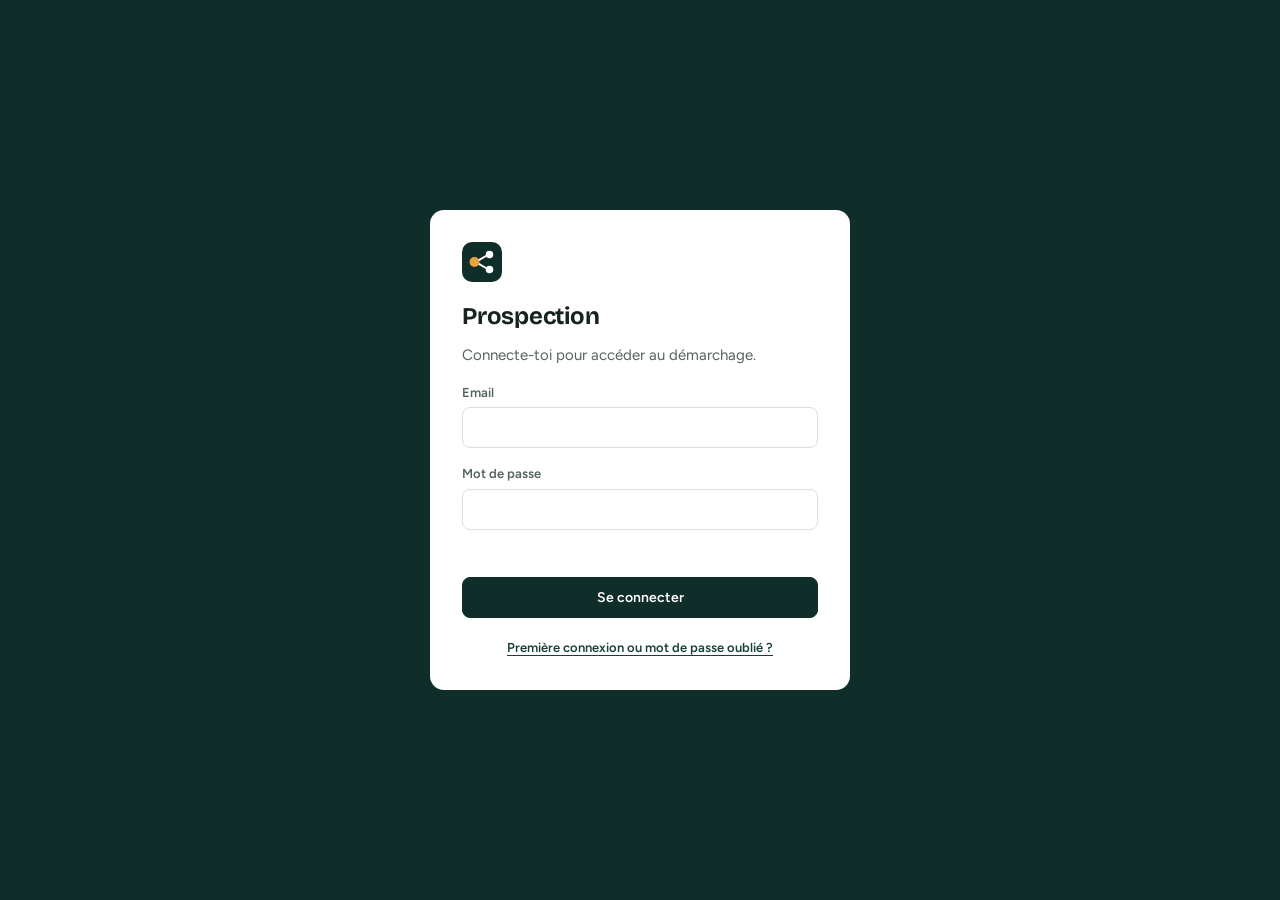
<file: v2/index.html>
<!doctype html>
<html lang="fr">
<head>
  <meta charset="utf-8">
  <meta name="viewport" content="width=device-width, initial-scale=1">
  <title>Prospection</title>
  <link rel="preconnect" href="https://fonts.googleapis.com">
  <link rel="preconnect" href="https://fonts.gstatic.com" crossorigin>
  <link href="https://fonts.googleapis.com/css2?family=Bricolage+Grotesque:opsz,wght@12..96,500;12..96,700&family=Figtree:wght@400;500;600;700&display=swap" rel="stylesheet">
  <link rel="stylesheet" href="../styles.css">
  <link rel="icon" href="data:image/svg+xml,%3Csvg xmlns='http://www.w3.org/2000/svg' viewBox='0 0 32 32'%3E%3Crect width='32' height='32' rx='8' fill='%230f2e2a'/%3E%3Ccircle cx='10' cy='16' r='4' fill='%23e8a33d'/%3E%3Ccircle cx='22' cy='10' r='3' fill='%23fff'/%3E%3Ccircle cx='22' cy='22' r='3' fill='%23fff'/%3E%3Cpath d='M13.5 14.5 19.5 11M13.5 17.5l6 3.5' stroke='%23fff' stroke-width='1.6'/%3E%3C/svg%3E">
</head>
<body>
<!-- Connexion -->
<div class="ecran" id="ecran-connexion" hidden>
  <form class="boite" id="form-connexion">
    <svg width="40" height="40" viewBox="0 0 32 32" aria-hidden="true"><rect width="32" height="32" rx="8" fill="#0f2e2a"/><circle cx="10" cy="16" r="4" fill="#e8a33d"/><circle cx="22" cy="10" r="3" fill="#fff"/><circle cx="22" cy="22" r="3" fill="#fff"/><path d="M13.5 14.5 19.5 11M13.5 17.5l6 3.5" stroke="#fff" stroke-width="1.6"/></svg>
    <h1 class="nom-marque">Plateforme</h1>
    <p>Connecte-toi pour accéder au démarchage.</p>
    <label>Email<input type="email" name="email" autocomplete="username" required></label>
    <label>Mot de passe<input type="password" name="mdp" autocomplete="current-password" required></label>
    <div class="err" id="err-connexion" role="alert"></div>
    <button class="btn principal" style="justify-content:center">Se connecter</button>
  </form>
</div>

<div class="app" id="app" hidden>
  <aside class="barre">
    <div class="marque">
      <svg width="34" height="34" viewBox="0 0 32 32" aria-hidden="true"><rect width="32" height="32" rx="8" fill="#17403a"/><circle cx="10" cy="16" r="4" fill="#e8a33d"/><circle cx="22" cy="10" r="3" fill="#fff"/><circle cx="22" cy="22" r="3" fill="#fff"/><path d="M13.5 14.5 19.5 11M13.5 17.5l6 3.5" stroke="#fff" stroke-width="1.6"/></svg>
      <div><strong class="nom-marque">Plateforme</strong><span class="sous-marque"></span></div>
    </div>
    <nav class="nav" aria-label="Sections">
      <button data-onglet="tableau">Tableau de bord</button>
      <button data-onglet="recherche">Recherche</button>
      <button data-onglet="demarchage">Démarchage <span class="compteur" id="nb-prospects">0</span></button>
      <button data-onglet="n8n">Automatisation n8n</button>
      <button disabled title="Prochain module">Clients <span class="bientot">bientôt</span></button>
      <button disabled title="Prochain module">Projets <span class="bientot">bientôt</span></button>
    </nav>
    <div class="pied-barre">
      <div class="etat-n8n"><span class="pastille" id="pastille-n8n"></span><span id="texte-n8n">n8n : aucun envoi reçu</span></div>
      <button class="lien-discret" id="deconnexion">Se déconnecter</button>
    </div>
  </aside>

  <main>
    <!-- ===== Tableau de bord ===== -->
    <section data-vue="tableau" hidden>
      <div class="entete">
        <div>
          <h1>Tableau de bord</h1>
          <p>Où en est ta prospection, et ce qu'il reste à faire aujourd'hui.</p>
        </div>
      </div>
      <div class="kpis">
        <div class="carte kpi"><span>Entreprises dans le fichier</span><b id="k-total">0</b></div>
        <div class="carte kpi"><span>Emails envoyés sur 7 jours</span><b id="k-emails7">0</b></div>
        <div class="carte kpi"><span>Taux de réponse</span><b id="k-taux">0 %</b></div>
        <div class="carte kpi" id="kpi-relances"><span>Relances à faire</span><b id="k-relances">0</b></div>
      </div>
      <div class="grille-2">
        <div class="carte bloc">
          <h2>Emails envoyés, 14 derniers jours</h2>
          <div class="histo" id="histo"></div>
        </div>
        <div class="carte bloc">
          <h2>Par secteur</h2>
          <div class="secteurs" id="secteurs"></div>
        </div>
      </div>
      <div class="carte bloc" style="margin-top:18px">
        <h2>Dernières activités</h2>
        <ul class="flux" id="flux"></ul>
      </div>
    </section>

    <!-- ===== Recherche d'entreprises ===== -->
    <section data-vue="recherche" hidden>
      <div class="entete">
        <div>
          <h1>Recherche d'entreprises</h1>
          <p>Choisis le secteur et la taille des entreprises à démarcher. n8n les trouve dans l'annuaire officiel des entreprises et les ajoute à l'onglet Démarchage.</p>
        </div>
      </div>

      <form class="carte bloc form-recherche" id="form-recherche">
        <label>Secteur
          <select name="secteur" id="r-secteur" required></select>
        </label>
        <label id="r-naf-zone" hidden>Code(s) NAF
          <input type="text" name="naf" id="r-naf" placeholder="ex. 70.22Z ou 70.22Z, 73.11Z">
          <span class="aide">Trouve le code de ton secteur sur <a href="https://www.insee.fr/fr/information/2406147" target="_blank" rel="noopener">insee.fr</a> (format 00.00A).</span>
        </label>
        <fieldset class="large">
          <legend>Taille de l'entreprise <span class="sous">(une ou plusieurs)</span></legend>
          <div class="puces" id="r-tailles"></div>
        </fieldset>
        <label><span>Département(s) <span class="sous" style="font-weight:400">facultatif</span></span>
          <input type="text" name="departements" placeholder="ex. 75, 92, 69 (vide = toute la France)">
        </label>
        <label>Nombre d'entreprises à ajouter
          <select name="nombre">
            <option value="10">10</option>
            <option value="25" selected>25</option>
          </select>
        </label>
        <div class="err large" id="err-recherche" role="alert"></div>
        <div class="large actions-recherche">
          <button class="btn principal">Lancer la recherche</button>
          <span class="sous">La recherche démarre tout de suite (2 à 5 minutes). Relance-la avec les mêmes critères pour obtenir les entreprises suivantes.</span>
        </div>
      </form>

      <div class="carte" style="margin-top:18px">
        <div class="tableau-wrap">
          <table class="table-recherches">
            <thead><tr>
              <th>Demandée</th><th>Secteur</th><th>Taille</th><th class="col-option">Zone</th><th>État</th><th>Résultat</th><th></th>
            </tr></thead>
            <tbody id="lignes-recherches"></tbody>
          </table>
        </div>
        <div class="vide" id="vide-recherches" hidden>
          <h3>Aucune recherche pour l'instant</h3>
          <p>Lance ta première recherche ci-dessus : n8n la traite tout de suite, puis vérifie toutes les heures (8 h – 20 h) s'il y en a d'autres.</p>
        </div>
      </div>

      <p class="avertissement" style="margin-top:18px">Pour chaque entreprise, n8n cherche son site officiel (Firecrawl) et y lit l'email publié. Les entreprises avec un email reçoivent automatiquement le premier email depuis ta boîte Gmail (du lundi au vendredi, de 9 h à 17 h). Pour celles sans email, ouvre leur fiche dans Démarchage et utilise « Trouver son site ».</p>
    </section>

    <!-- ===== Démarchage ===== -->
    <section data-vue="demarchage" hidden>
      <div class="entete">
        <div>
          <h1>Démarchage</h1>
          <p>Les entreprises démarchées et leurs contacts. Les envois faits par n8n s'ajoutent ici automatiquement.</p>
        </div>
        <div style="display:flex;gap:8px;flex-wrap:wrap">
          <button class="btn" id="exporter">Exporter en CSV</button>
          <button class="btn principal" id="ajouter">Ajouter une entreprise</button>
        </div>
      </div>

      <div class="pipeline" id="pipeline" role="group" aria-label="Filtrer par étape"></div>

      <div class="filtres">
        <input type="search" id="recherche" placeholder="Rechercher une entreprise, un contact, un email, une ville…" aria-label="Rechercher">
        <select id="filtre-secteur" aria-label="Filtrer par secteur"><option value="">Tous les secteurs</option></select>
      </div>

      <div class="carte">
        <div class="tableau-wrap">
          <table>
            <thead><tr>
              <th>Entreprise</th><th>Contact</th><th>Statut</th><th class="col-option">Emails</th><th class="col-option">Prochaine relance</th>
            </tr></thead>
            <tbody id="lignes"></tbody>
          </table>
        </div>
        <div class="vide" id="vide" hidden></div>
      </div>
    </section>

    <!-- ===== n8n ===== -->
    <section data-vue="n8n" hidden>
      <div class="entete">
        <div>
          <h1>Automatisation n8n</h1>
          <p>Toute la plateforme tourne dans n8n : les données sont dans la Data table « Prospection – base » et les workflows ci-dessous font le travail automatiquement.</p>
        </div>
      </div>

      <div class="etapes-n8n" id="workflows-n8n"></div>

      <div class="carte" style="margin-top:18px;padding:20px 22px">
        <h2>Actions de l'API</h2>
        <p>Le workflow « Prospection – API » reçoit les demandes de cette page et des autres workflows. Il n'y a rien à configurer : ces actions sont déjà branchées.</p>
        <table class="points"><tbody id="points"></tbody></table>
      </div>
    </section>
  </main>
</div>

<!-- Panneau prospect -->
<div class="voile" id="voile"></div>
<aside class="panneau" id="panneau" aria-hidden="true" aria-labelledby="panneau-titre">
  <header>
    <div>
      <h2 id="panneau-titre">Nouvelle entreprise</h2>
      <div class="sous" id="panneau-sous"></div>
    </div>
    <button class="fermer" id="fermer" aria-label="Fermer">×</button>
  </header>
  <div class="corps">
    <form class="form" id="form-prospect">
      <label class="large">Entreprise *<input type="text" name="entreprise" required></label>
      <label>Secteur<input type="text" name="secteur" list="liste-secteurs"></label>
      <label>Ville<input type="text" name="ville"></label>
      <label>Nom du contact<input type="text" name="contact_nom"></label>
      <label>Poste<input type="text" name="contact_poste"></label>
      <label>Email<input type="email" name="email"></label>
      <label>Téléphone<input type="tel" name="telephone"></label>
      <label>Site web<input type="text" name="site_web"></label>
      <label>Statut<select name="statut" id="select-statut"></select></label>
      <label>Prochaine relance<input type="date" name="prochaine_relance"></label>
      <label class="large">Notes<textarea name="notes"></textarea></label>
    </form>
    <datalist id="liste-secteurs"></datalist>

    <div id="zone-suivi" hidden>
      <div class="actions-rapides">
        <a class="btn petit" id="trouver-site" target="_blank" rel="noopener">Trouver son site ↗</a>
        <button class="btn petit" id="noter-email">J'ai envoyé un email</button>
        <button class="btn petit" data-statut-rapide="repondu">A répondu</button>
        <button class="btn petit" data-statut-rapide="rdv">RDV pris</button>
        <button class="btn petit" data-statut-rapide="client">Devenu client</button>
      </div>
    </div>

    <div class="historique" id="zone-historique" hidden>
      <h3>Historique</h3>
      <form id="form-note" style="display:flex;gap:8px;margin-bottom:8px">
        <input type="text" id="note-texte" placeholder="Ajouter une note (appel, réponse, info…)" aria-label="Nouvelle note">
        <button class="btn petit">Ajouter</button>
      </form>
      <ul class="flux" id="historique"></ul>
    </div>
  </div>
  <footer>
    <button class="btn danger" id="supprimer" hidden>Supprimer</button>
    <span></span>
    <div style="display:flex;gap:8px">
      <button class="btn" id="annuler">Annuler</button>
      <button class="btn principal" id="enregistrer">Enregistrer</button>
    </div>
  </footer>
</aside>

<div class="toast" id="toast" role="status" aria-live="polite"></div>
<script src="config.js"></script>
<script src="app.js"></script>
</body>
</html>
</file>
<file: styles.css>
:root {
  --fond: #eef2ef;
  --surface: #ffffff;
  --encre: #17231f;
  --encre-douce: #55635d;
  --trait: #d9e1dc;
  --nuit: #0f2e2a;
  --nuit-2: #17403a;
  --ambre: #e8a33d;
  --ambre-fonce: #b8761a;
  --danger: #b4412f;

  --s-a_contacter: #8a9792;
  --s-contacte: #3f7cc4;
  --s-relance: #7a5cc0;
  --s-repondu: #e8a33d;
  --s-rdv: #1f9a7a;
  --s-client: #0f6b4f;
  --s-perdu: #c26a5a;

  --titre: 'Bricolage Grotesque', system-ui, sans-serif;
  --texte: 'Figtree', system-ui, sans-serif;
  --rayon: 10px;
}

* { box-sizing: border-box; }
html, body { margin: 0; overflow-x: hidden; }
a.btn { text-decoration: none; color: inherit; }
a.btn.principal { color: #fff; }
body {
  font-family: var(--texte);
  font-size: 15px;
  line-height: 1.5;
  color: var(--encre);
  background: var(--fond);
  -webkit-font-smoothing: antialiased;
}
button, input, select, textarea { font: inherit; color: inherit; }
:focus-visible { outline: 2px solid var(--ambre); outline-offset: 2px; }
h1, h2, h3 { font-family: var(--titre); margin: 0; letter-spacing: -0.01em; }

/* ---------- Structure ---------- */
.app { display: grid; grid-template-columns: 232px minmax(0, 1fr); min-height: 100vh; }
.barre {
  background: var(--nuit);
  color: #dfe9e5;
  padding: 24px 16px;
  display: flex; flex-direction: column; gap: 28px;
  position: sticky; top: 0; height: 100vh;
}
.marque { display: flex; align-items: center; gap: 10px; padding: 0 8px; }
.marque svg { flex: none; }
.marque strong { font-family: var(--titre); font-size: 19px; font-weight: 700; color: #fff; line-height: 1.1; }
.marque span { display: block; font-size: 12px; color: #9fb8b0; }
.nav { display: flex; flex-direction: column; gap: 2px; }
.nav button {
  display: flex; align-items: center; gap: 10px;
  background: none; border: 0; text-align: left; cursor: pointer;
  padding: 10px 12px; border-radius: 8px; color: #c4d6d0; font-weight: 500;
}
.nav button:hover { background: var(--nuit-2); color: #fff; }
.nav button[aria-current="page"] { background: var(--nuit-2); color: #fff; box-shadow: inset 3px 0 0 var(--ambre); }
.nav .compteur { margin-left: auto; font-size: 12px; background: #24524a; color: #e6f0ec; padding: 1px 8px; border-radius: 99px; }
.nav .bientot { margin-left: auto; font-size: 11px; color: #7f9a92; }
.nav button[disabled] { cursor: default; opacity: .6; }
.nav button[disabled]:hover { background: none; color: #c4d6d0; }
.pied-barre { margin-top: auto; font-size: 13px; color: #9fb8b0; padding: 0 8px; display: grid; gap: 10px; }
.etat-n8n { display: flex; align-items: center; gap: 8px; }
.pastille { width: 8px; height: 8px; border-radius: 50%; background: #6b7f79; flex: none; }
.pastille.ok { background: #49c99a; box-shadow: 0 0 0 3px rgba(73,201,154,.2); }
.lien-discret { background: none; border: 0; padding: 0; color: #9fb8b0; cursor: pointer; text-align: left; text-decoration: underline; text-underline-offset: 3px; }

main { padding: 32px 40px 64px; min-width: 0; max-width: 1320px; width: 100%; }
.entete { display: flex; align-items: flex-end; justify-content: space-between; gap: 16px; margin-bottom: 24px; flex-wrap: wrap; }
.entete h1 { font-size: 30px; font-weight: 700; }
.entete p { margin: 4px 0 0; color: var(--encre-douce); max-width: 60ch; }

/* ---------- Boutons & champs ---------- */
.btn {
  display: inline-flex; align-items: center; gap: 8px;
  border: 1px solid var(--trait); background: var(--surface);
  padding: 9px 14px; border-radius: 8px; cursor: pointer; font-weight: 600; font-size: 14px;
  white-space: nowrap;
}
.btn:hover { border-color: #b9c6bf; }
.btn.principal { background: var(--nuit); color: #fff; border-color: var(--nuit); }
.btn.principal:hover { background: var(--nuit-2); }
.btn.ambre { background: var(--ambre); border-color: var(--ambre); color: #2a1a03; }
.btn.ambre:hover { background: #f0b153; }
.btn.danger { color: var(--danger); }
.btn.petit { padding: 5px 10px; font-size: 13px; }
input[type=text], input[type=email], input[type=search], input[type=url], input[type=tel], input[type=date], input[type=password], select, textarea {
  width: 100%; border: 1px solid var(--trait); background: var(--surface);
  border-radius: 8px; padding: 9px 11px; font-size: 14px;
}
textarea { resize: vertical; min-height: 80px; }
label { display: grid; gap: 5px; font-size: 13px; font-weight: 600; color: var(--encre-douce); }

/* ---------- Pipeline (élément signature) ---------- */
.pipeline {
  display: grid; grid-template-columns: repeat(7, minmax(0, 1fr));
  background: var(--surface); border: 1px solid var(--trait); border-radius: var(--rayon);
  overflow: hidden; margin-bottom: 20px;
}
.etape {
  position: relative; border: 0; background: none; cursor: pointer; text-align: left;
  padding: 14px 16px 16px; border-right: 1px solid var(--trait);
}
.etape:last-child { border-right: 0; }
.etape::after {
  content: ''; position: absolute; left: 0; right: 0; bottom: 0; height: 4px;
  background: var(--c); opacity: .35; transition: opacity .15s;
}
.etape:hover::after, .etape[aria-pressed="true"]::after { opacity: 1; }
.etape[aria-pressed="true"] { background: color-mix(in srgb, var(--c) 8%, white); }
.etape b { display: block; font-family: var(--titre); font-size: 28px; font-weight: 700; line-height: 1; color: var(--encre); }
.etape span { font-size: 13px; color: var(--encre-douce); }

/* ---------- Filtres & tableau ---------- */
.filtres { display: flex; gap: 10px; margin-bottom: 14px; flex-wrap: wrap; }
.filtres input[type=search] { flex: 1 1 260px; width: auto; }
.filtres select { width: auto; min-width: 180px; }

.carte { background: var(--surface); border: 1px solid var(--trait); border-radius: var(--rayon); }
.tableau-wrap { overflow-x: auto; }
table { width: 100%; border-collapse: collapse; font-size: 14px; }
th { text-align: left; font-weight: 600; font-size: 13px; color: var(--encre-douce); padding: 12px 14px; border-bottom: 1px solid var(--trait); white-space: nowrap; }
td { padding: 12px 14px; border-bottom: 1px solid #edf1ee; vertical-align: top; }
tbody tr { cursor: pointer; }
tbody tr:hover { background: #f7f9f8; }
tbody tr:last-child td { border-bottom: 0; }
.nom-ent { font-weight: 650; }
.sous { color: var(--encre-douce); font-size: 13px; }
.badge {
  display: inline-flex; align-items: center; gap: 6px; font-size: 13px; font-weight: 600;
  padding: 3px 10px 3px 8px; border-radius: 99px; white-space: nowrap;
  background: color-mix(in srgb, var(--c) 14%, white); color: color-mix(in srgb, var(--c) 70%, black);
}
.badge::before { content: ''; width: 7px; height: 7px; border-radius: 50%; background: var(--c); }
.src-n8n { font-size: 11px; font-weight: 700; color: var(--ambre-fonce); border: 1px solid #f1d39f; border-radius: 4px; padding: 0 5px; margin-left: 6px; vertical-align: 1px; }
.retard { color: var(--danger); font-weight: 600; }

.vide { padding: 56px 24px; text-align: center; color: var(--encre-douce); }
.vide h3 { color: var(--encre); font-size: 19px; margin-bottom: 6px; }
.vide p { margin: 0 auto 18px; max-width: 46ch; }

/* ---------- Tableau de bord ---------- */
.kpis { display: grid; grid-template-columns: repeat(4, minmax(0, 1fr)); gap: 14px; margin-bottom: 18px; }
.kpi { padding: 16px 18px; }
.kpi span { font-size: 13px; color: var(--encre-douce); }
.kpi b { display: block; font-family: var(--titre); font-size: 32px; line-height: 1.15; margin-top: 4px; }
.kpi.alerte b { color: var(--ambre-fonce); }
.grille-2 { display: grid; grid-template-columns: 1.4fr 1fr; gap: 18px; }
.bloc { padding: 18px 20px; }
.bloc h2 { font-size: 17px; margin-bottom: 14px; }
.histo { display: grid; grid-template-columns: repeat(14, 1fr); gap: 6px; align-items: end; height: 150px; }
.histo div { display: grid; gap: 4px; align-items: end; height: 100%; text-align: center; font-size: 11px; color: var(--encre-douce); grid-template-rows: 1fr auto; }
.histo i { display: block; background: var(--nuit-2); border-radius: 4px 4px 0 0; min-height: 2px; position: relative; }
.histo i[data-n]:hover::after { content: attr(data-n); position: absolute; top: -20px; left: 50%; transform: translateX(-50%); font-style: normal; font-size: 12px; color: var(--encre); font-weight: 700; }
.secteurs { display: grid; gap: 12px; }
.secteur-ligne { display: grid; grid-template-columns: 1fr auto; gap: 4px 10px; font-size: 14px; }
.secteur-ligne .jauge { grid-column: 1 / -1; height: 6px; background: #e7ece9; border-radius: 3px; overflow: hidden; }
.secteur-ligne .jauge i { display: block; height: 100%; background: var(--nuit-2); }
.flux { list-style: none; margin: 0; padding: 0; display: grid; gap: 0; }
.flux li { display: grid; grid-template-columns: 26px 1fr auto; gap: 10px; padding: 10px 0; border-bottom: 1px solid #edf1ee; font-size: 14px; align-items: start; }
.flux li:last-child { border-bottom: 0; }
.flux .ico { width: 26px; height: 26px; border-radius: 50%; display: grid; place-items: center; background: #e9efec; font-size: 13px; }
.flux time { color: var(--encre-douce); font-size: 12px; white-space: nowrap; }

/* ---------- Panneau latéral ---------- */
.voile { position: fixed; inset: 0; background: rgba(15, 46, 42, .35); opacity: 0; pointer-events: none; transition: opacity .2s; z-index: 20; }
.voile.ouvert { opacity: 1; pointer-events: auto; }
.panneau {
  position: fixed; top: 0; right: 0; bottom: 0; width: min(520px, 100vw);
  background: var(--surface); z-index: 21; transform: translateX(100%); transition: transform .22s ease;
  display: flex; flex-direction: column; box-shadow: -12px 0 40px rgba(15,46,42,.15);
  visibility: hidden; transition: transform .22s ease, visibility 0s linear .22s;
}
.panneau.ouvert { transform: none; visibility: visible; transition: transform .22s ease; }
.panneau header { padding: 20px 24px; border-bottom: 1px solid var(--trait); display: flex; justify-content: space-between; align-items: start; gap: 12px; }
.panneau header h2 { font-size: 22px; }
.panneau .corps { padding: 20px 24px; overflow-y: auto; flex: 1; display: grid; gap: 22px; align-content: start; }
.panneau footer { padding: 14px 24px; border-top: 1px solid var(--trait); display: flex; gap: 10px; justify-content: space-between; }
.form { display: grid; grid-template-columns: 1fr 1fr; gap: 14px; }
.form .large { grid-column: 1 / -1; }
.fermer { border: 0; background: none; font-size: 26px; line-height: 1; cursor: pointer; color: var(--encre-douce); padding: 0 4px; }
.actions-rapides { display: flex; gap: 8px; flex-wrap: wrap; }
.historique h3 { font-size: 15px; margin-bottom: 10px; }

/* ---------- Onglet n8n ---------- */
.etapes-n8n { counter-reset: e; display: grid; gap: 16px; }
.etape-n8n { padding: 20px 22px; display: grid; grid-template-columns: 34px minmax(0, 1fr); gap: 4px 16px; }
.etape-n8n > * { min-width: 0; }
.etape-n8n::before {
  counter-increment: e; content: counter(e);
  grid-row: span 3; width: 34px; height: 34px; border-radius: 50%;
  background: var(--nuit); color: #fff; display: grid; place-items: center; font-family: var(--titre); font-weight: 700;
}
.etape-n8n h2 { font-size: 17px; }
.etape-n8n p { margin: 2px 0 10px; color: var(--encre-douce); max-width: 70ch; }
.champ-copie { display: flex; gap: 8px; align-items: center; margin-bottom: 8px; }
.champ-copie code { flex: 1; min-width: 0; overflow-x: auto; white-space: nowrap; }
code, pre { font-family: ui-monospace, 'SF Mono', Menlo, Consolas, monospace; font-size: 13px; }
code { background: #eef2ef; border: 1px solid var(--trait); border-radius: 6px; padding: 7px 10px; display: block; }
pre { background: var(--nuit); color: #d7e6e0; border-radius: 8px; padding: 14px 16px; overflow: auto; max-height: 260px; margin: 0 0 10px; }
.points { width: 100%; border-collapse: collapse; font-size: 14px; }
.points td { padding: 9px 10px; border-bottom: 1px solid #edf1ee; cursor: default; }
.points td:first-child { font-family: ui-monospace, Menlo, monospace; font-size: 12.5px; white-space: nowrap; color: var(--nuit-2); font-weight: 600; }
.avertissement { background: #fdf3e2; border: 1px solid #f1d39f; color: #6b4610; padding: 12px 14px; border-radius: 8px; font-size: 14px; }

/* ---------- Onglet Recherche ---------- */
.form-recherche { display: grid; grid-template-columns: 1fr 1fr; gap: 16px 18px; }
.form-recherche .large { grid-column: 1 / -1; }
.form-recherche fieldset { border: 0; margin: 0; padding: 0; min-width: 0; }
.form-recherche legend { font-size: 13px; font-weight: 600; color: var(--encre-douce); padding: 0; margin-bottom: 7px; }
.form-recherche .aide { font-weight: 400; font-size: 12.5px; }
.form-recherche .aide a { color: var(--nuit-2); }
.puces { display: flex; flex-wrap: wrap; gap: 8px; }
.puce { position: relative; }
.puce input { position: absolute; opacity: 0; pointer-events: none; }
.puce span {
  display: inline-flex; align-items: center; gap: 6px; cursor: pointer;
  border: 1px solid var(--trait); border-radius: 99px; padding: 7px 14px; font-size: 14px; font-weight: 500; color: var(--encre);
  background: var(--surface); transition: background .15s, border-color .15s;
}
.puce span small { color: var(--encre-douce); font-size: 12px; }
.puce span:hover { border-color: #b9c6bf; }
.puce input:checked + span { background: var(--nuit); border-color: var(--nuit); color: #fff; }
.puce input:checked + span small { color: #b9d0c8; }
.puce input:focus-visible + span { outline: 2px solid var(--ambre); outline-offset: 2px; }
.actions-recherche { display: flex; align-items: center; gap: 14px; flex-wrap: wrap; }
.table-recherches tbody tr { cursor: default; }
.table-recherches td { vertical-align: middle; }
.etat-r { --c: var(--s-a_contacter); }
.etat-r.en_cours { --c: var(--s-contacte); }
.etat-r.terminee { --c: var(--s-rdv); }
.etat-r.erreur { --c: var(--danger); }
.lien-action { background: none; border: 0; padding: 0; cursor: pointer; color: var(--nuit-2); font-weight: 600; font-size: 13px; text-decoration: underline; text-underline-offset: 3px; }
.lien-action.danger { color: var(--danger); }

/* ---------- Notifications ---------- */
.toast {
  position: fixed; left: 50%; bottom: 24px; transform: translate(-50%, 20px); opacity: 0;
  background: var(--nuit); color: #fff; padding: 11px 18px; border-radius: 8px; font-weight: 500; z-index: 40;
  transition: all .2s; pointer-events: none;
}
.toast.visible { opacity: 1; transform: translate(-50%, 0); }
.toast.erreur { background: var(--danger); }

[hidden] { display: none !important; }

/* ---------- Mobile ---------- */
@media (max-width: 960px) {
  .kpis { grid-template-columns: repeat(2, 1fr); }
  .grille-2 { grid-template-columns: 1fr; }
  .pipeline { grid-template-columns: repeat(4, 1fr); }
  .etape:nth-child(4) { border-right: 0; }
  .etape:nth-child(-n+4) { border-bottom: 1px solid var(--trait); }
}
@media (max-width: 760px) {
  .app { grid-template-columns: minmax(0, 1fr); }
  .barre { position: static; height: auto; padding: 14px 16px; gap: 12px; }
  .nav { flex-direction: row; overflow-x: auto; }
  .nav button { white-space: nowrap; }
  .nav button[aria-current="page"] { box-shadow: inset 0 -3px 0 var(--ambre); }
  .pied-barre { display: none; }
  main { padding: 20px 16px 48px; }
  .entete h1 { font-size: 24px; }
  .pipeline { display: flex; overflow-x: auto; }
  .etape { flex: 0 0 112px; border-bottom: 0 !important; border-right: 1px solid var(--trait) !important; }
  .etape b { font-size: 24px; }
  .etape-n8n { grid-template-columns: minmax(0, 1fr); }
  .etape-n8n::before { grid-row: auto; }
  .form, .form-recherche { grid-template-columns: 1fr; }
  .col-option { display: none; }
  table { min-width: 520px; }
}
@media (prefers-reduced-motion: reduce) {
  * { transition: none !important; }
}

/* ---------- Écrans de connexion et de configuration ---------- */
.ecran { min-height: 100vh; display: grid; place-items: center; background: var(--nuit); padding: 16px; }
.boite { background: var(--surface); border-radius: 14px; padding: 32px; width: min(420px, 100%); display: grid; gap: 16px; }
.boite.large { width: min(560px, 100%); }
.boite h1 { font-size: 24px; }
.boite p { margin: -6px 0 0; color: var(--encre-douce); }
.boite ol { margin: 0; padding-left: 20px; color: var(--encre-douce); display: grid; gap: 6px; font-size: 14px; }
.err { color: var(--danger); font-size: 14px; min-height: 1.4em; margin: -4px 0 0; }
.boite a { color: var(--nuit-2); }
</file>
